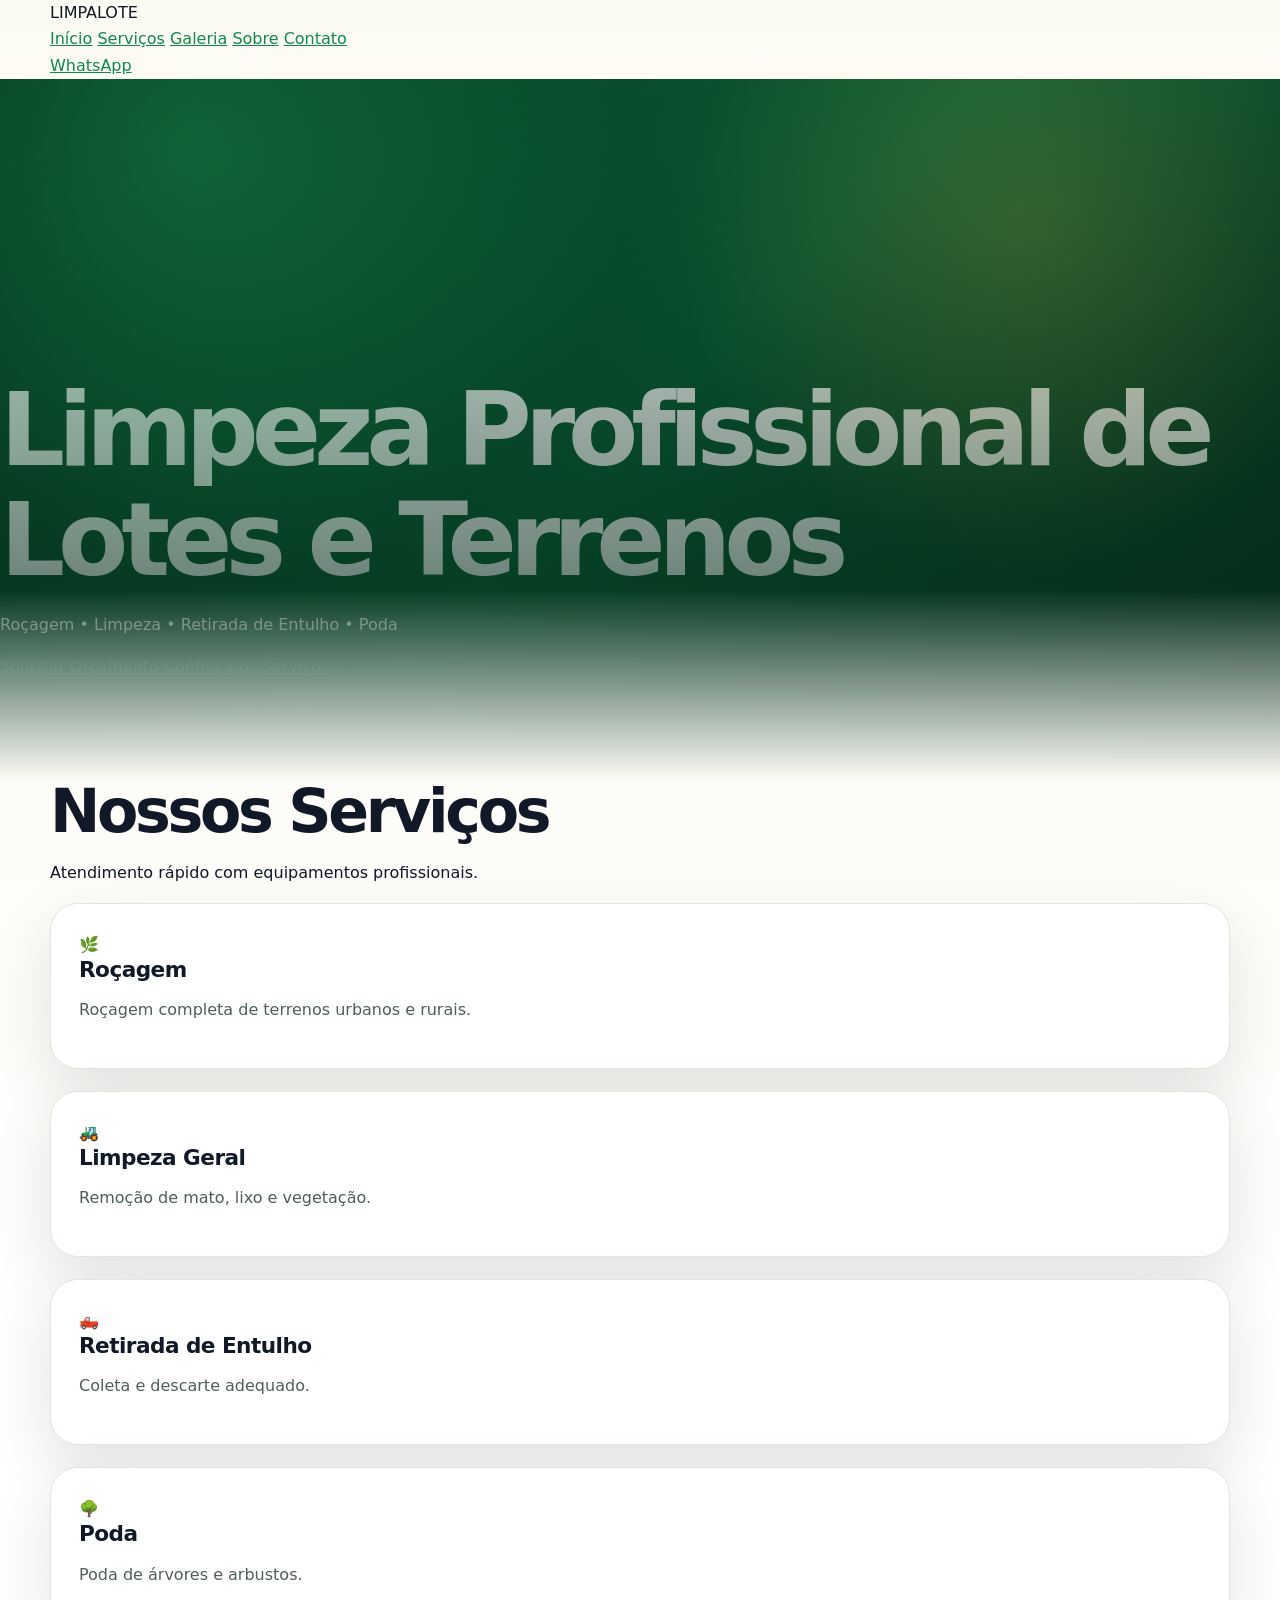
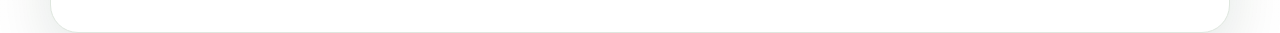
<file: index.htm>
<!DOCTYPE html>
<html lang="pt-BR">
<head>

<meta charset="UTF-8">
<meta name="viewport" content="width=device-width, initial-scale=1.0">

<title>Limpa Lote | Limpeza de Lotes e Terrenos</title>

<meta name="description" content="Limpeza profissional de lotes, terrenos, roçagem, retirada de entulho e poda. Solicite um orçamento pelo WhatsApp.">

<link rel="stylesheet" href="assets/css/style.css">

<link rel="preconnect" href="https://fonts.googleapis.com">
<link rel="preconnect" href="https://fonts.gstatic.com" crossorigin>

<link href="https://fonts.googleapis.com/css2?family=Poppins:wght@300;400;500;600;700&display=swap" rel="stylesheet">

</head>

<body>

<header>

<div class="container">

<div class="logo">

LIMPA<span>LOTE</span>

</div>

<nav>

<a href="#inicio">Início</a>

<a href="#servicos">Serviços</a>

<a href="#galeria">Galeria</a>

<a href="#sobre">Sobre</a>

<a href="#contato">Contato</a>

</nav>

<a class="btn-topo" href="https://wa.me/5500000000000">

WhatsApp

</a>

</div>

</header>

<section id="inicio" class="hero">

<div class="overlay"></div>

<div class="hero-content">

<h1>

Limpeza Profissional de Lotes e Terrenos

</h1>

<p>

Roçagem • Limpeza • Retirada de Entulho • Poda

</p>

<div class="hero-buttons">

<a class="btn-verde" href="https://wa.me/5500000000000">

Solicitar Orçamento

</a>

<a class="btn-branco" href="#servicos">

Conheça os Serviços

</a>

</div>

</div>

</section>

<section id="servicos">

<div class="container">

<h2>

Nossos Serviços

</h2>

<p class="subtitulo">

Atendimento rápido com equipamentos profissionais.

</p>

<div class="cards">

<div class="card">

<div class="icone">🌿</div>

<h3>Roçagem</h3>

<p>

Roçagem completa de terrenos urbanos e rurais.

</p>

</div>

<div class="card">

<div class="icone">🚜</div>

<h3>Limpeza Geral</h3>

<p>

Remoção de mato, lixo e vegetação.

</p>

</div>

<div class="card">

<div class="icone">🛻</div>

<h3>Retirada de Entulho</h3>

<p>

Coleta e descarte adequado.

</p>

</div>

<div class="card">

<div class="icone">🌳</div>

<h3>Poda</h3>

<p>

Poda de árvores e arbustos.

</p>

</div>

</div>

</div>

</section>
</file>
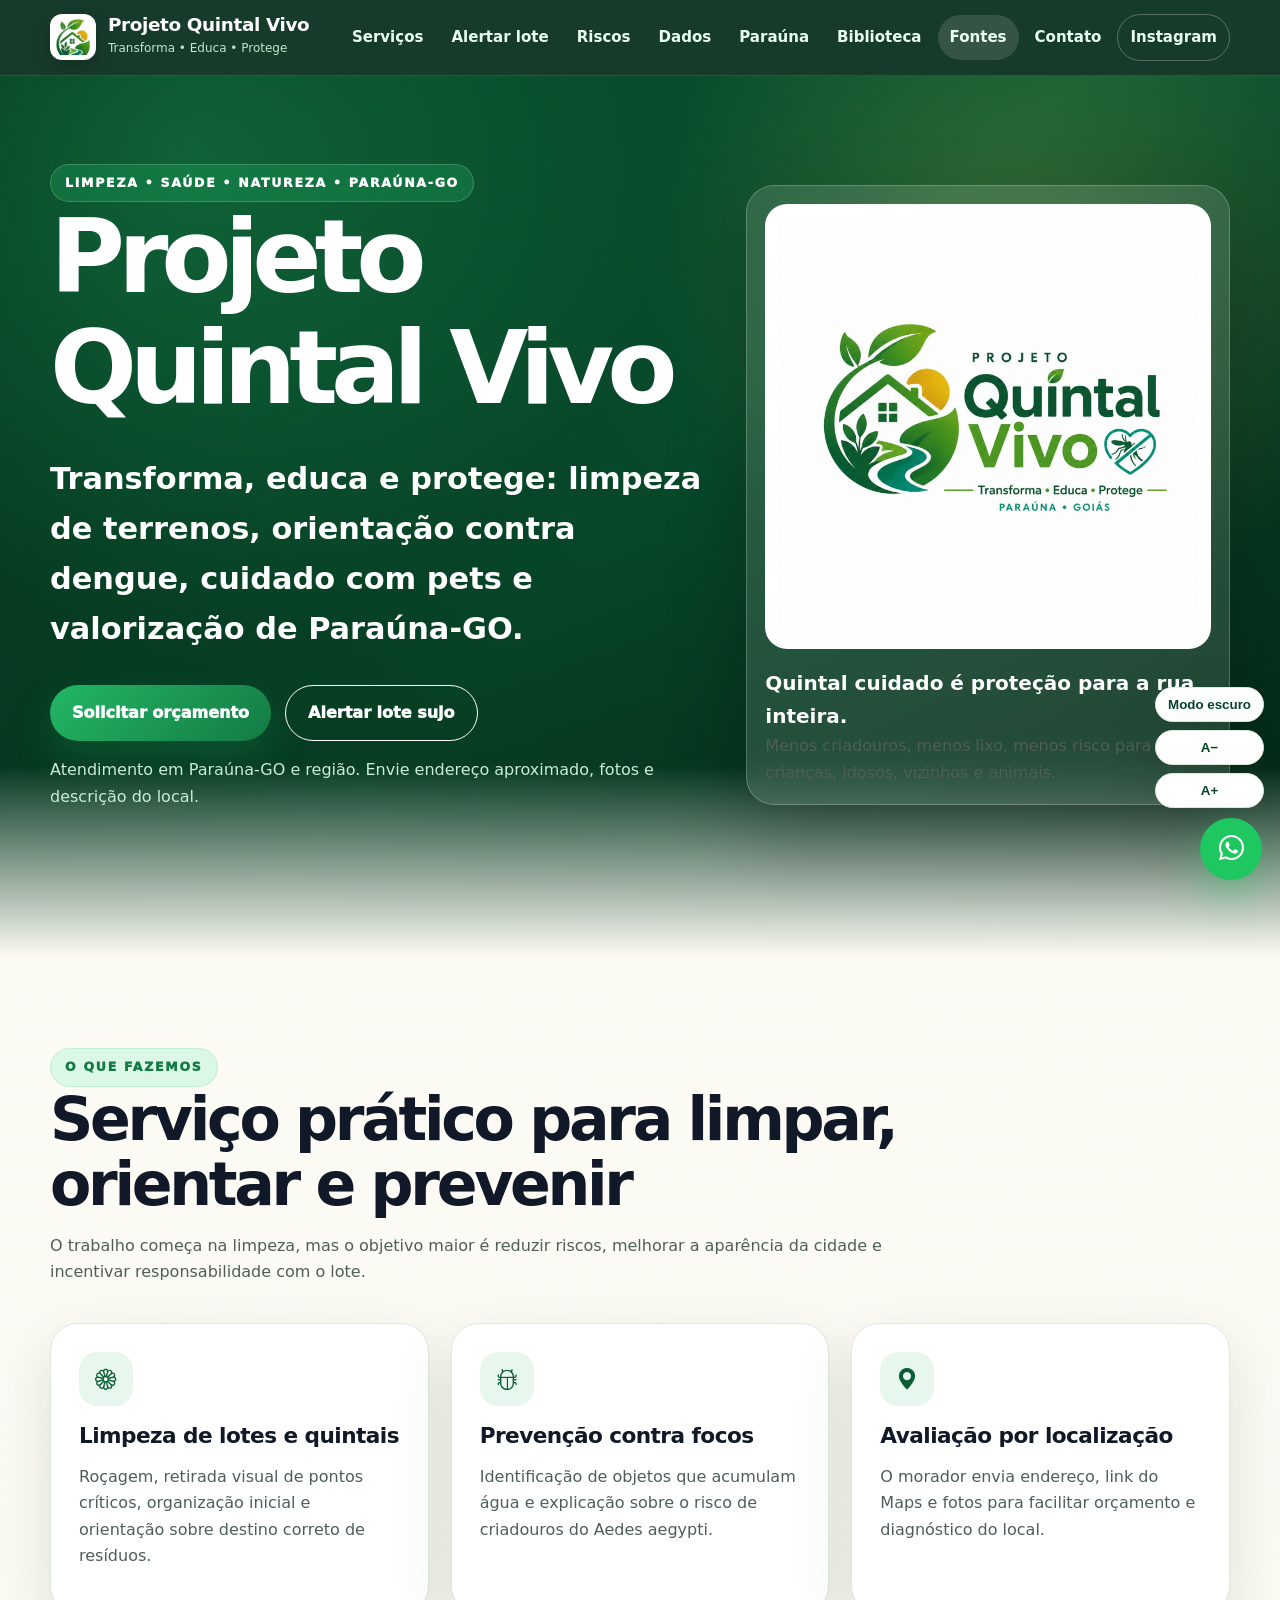
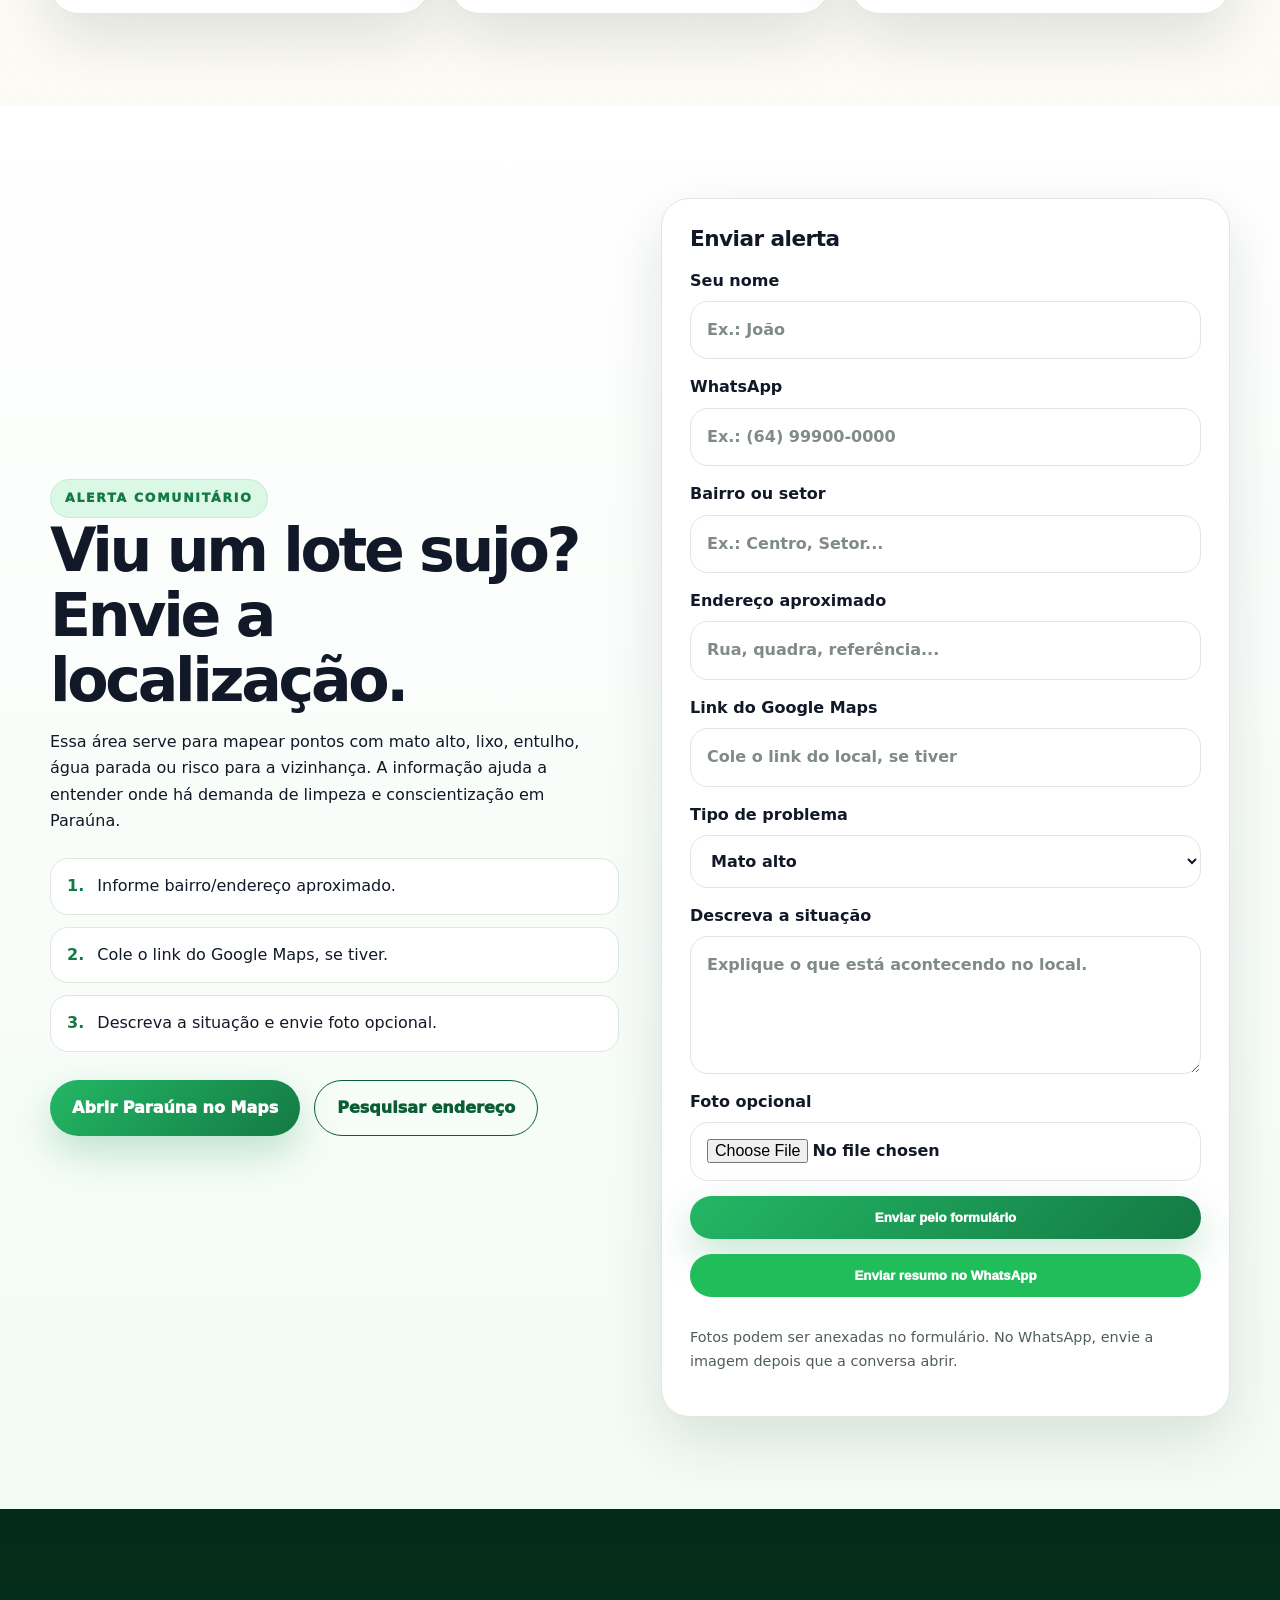
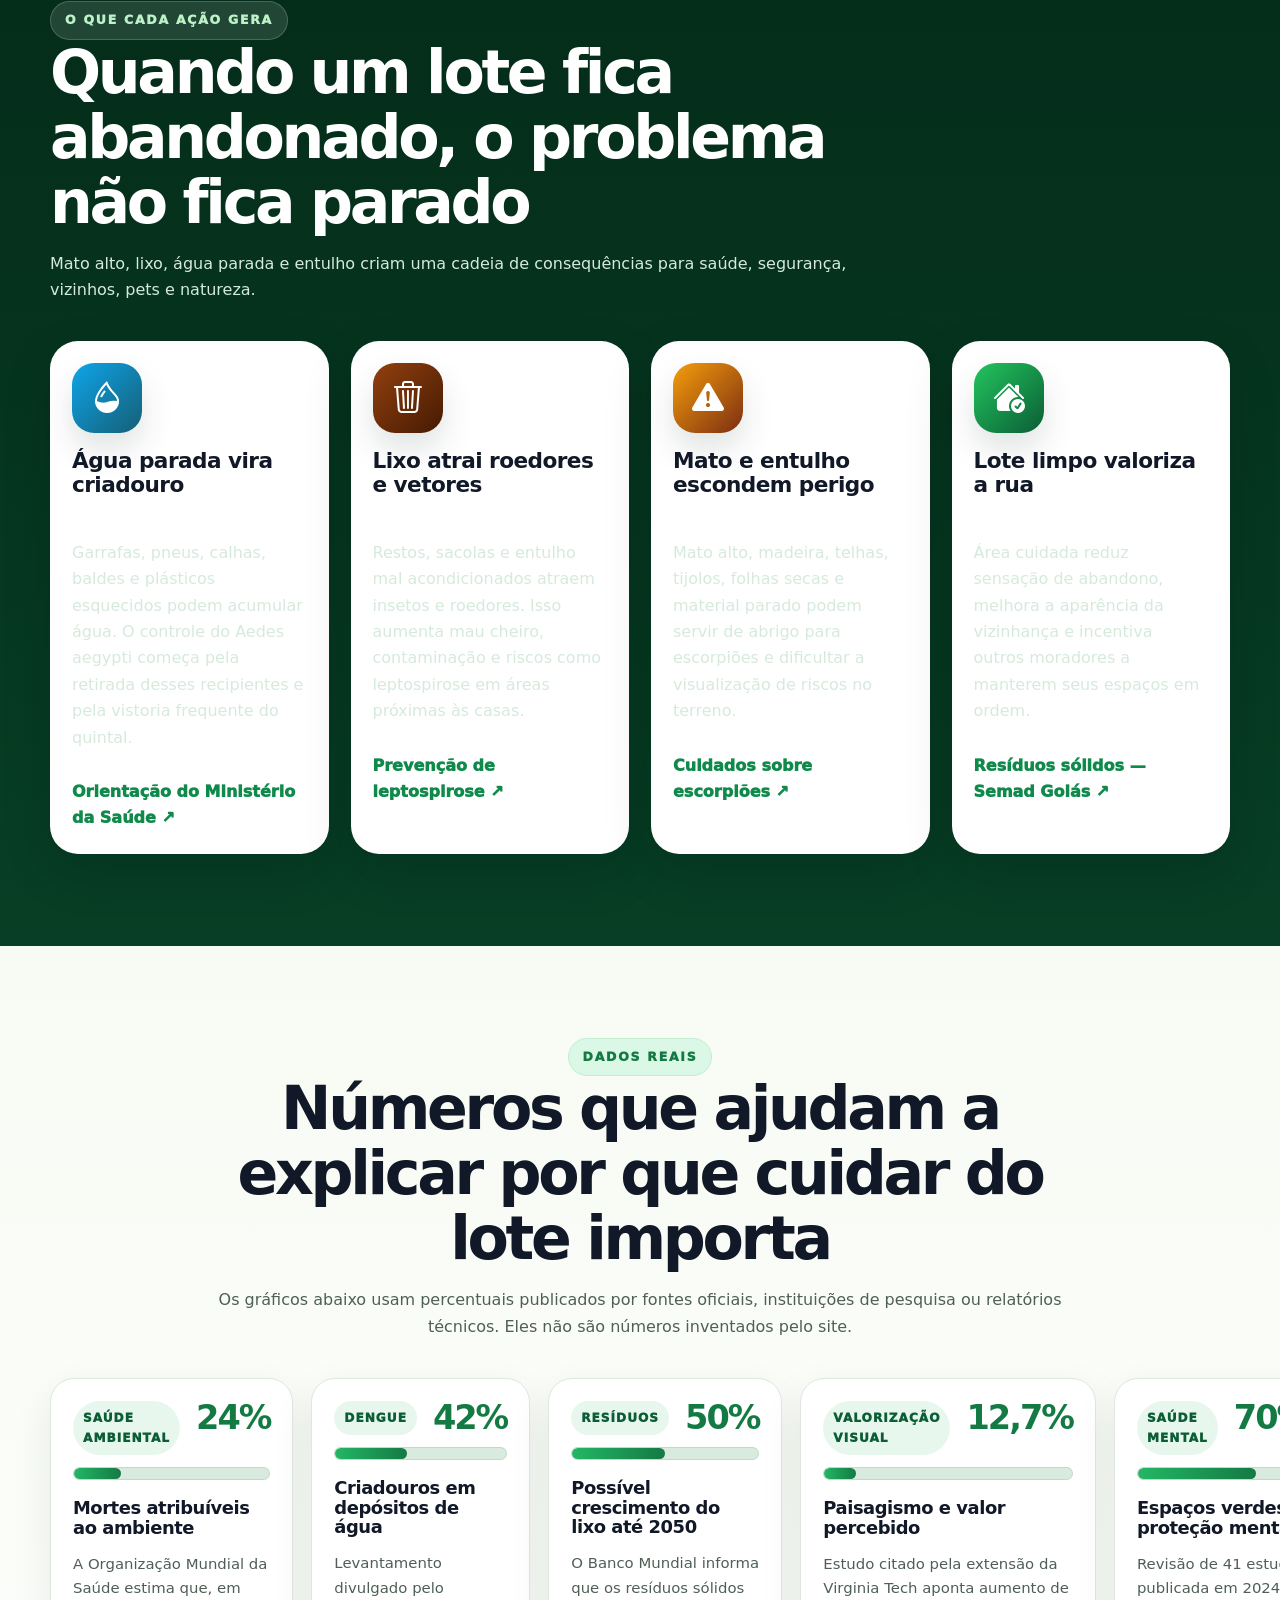
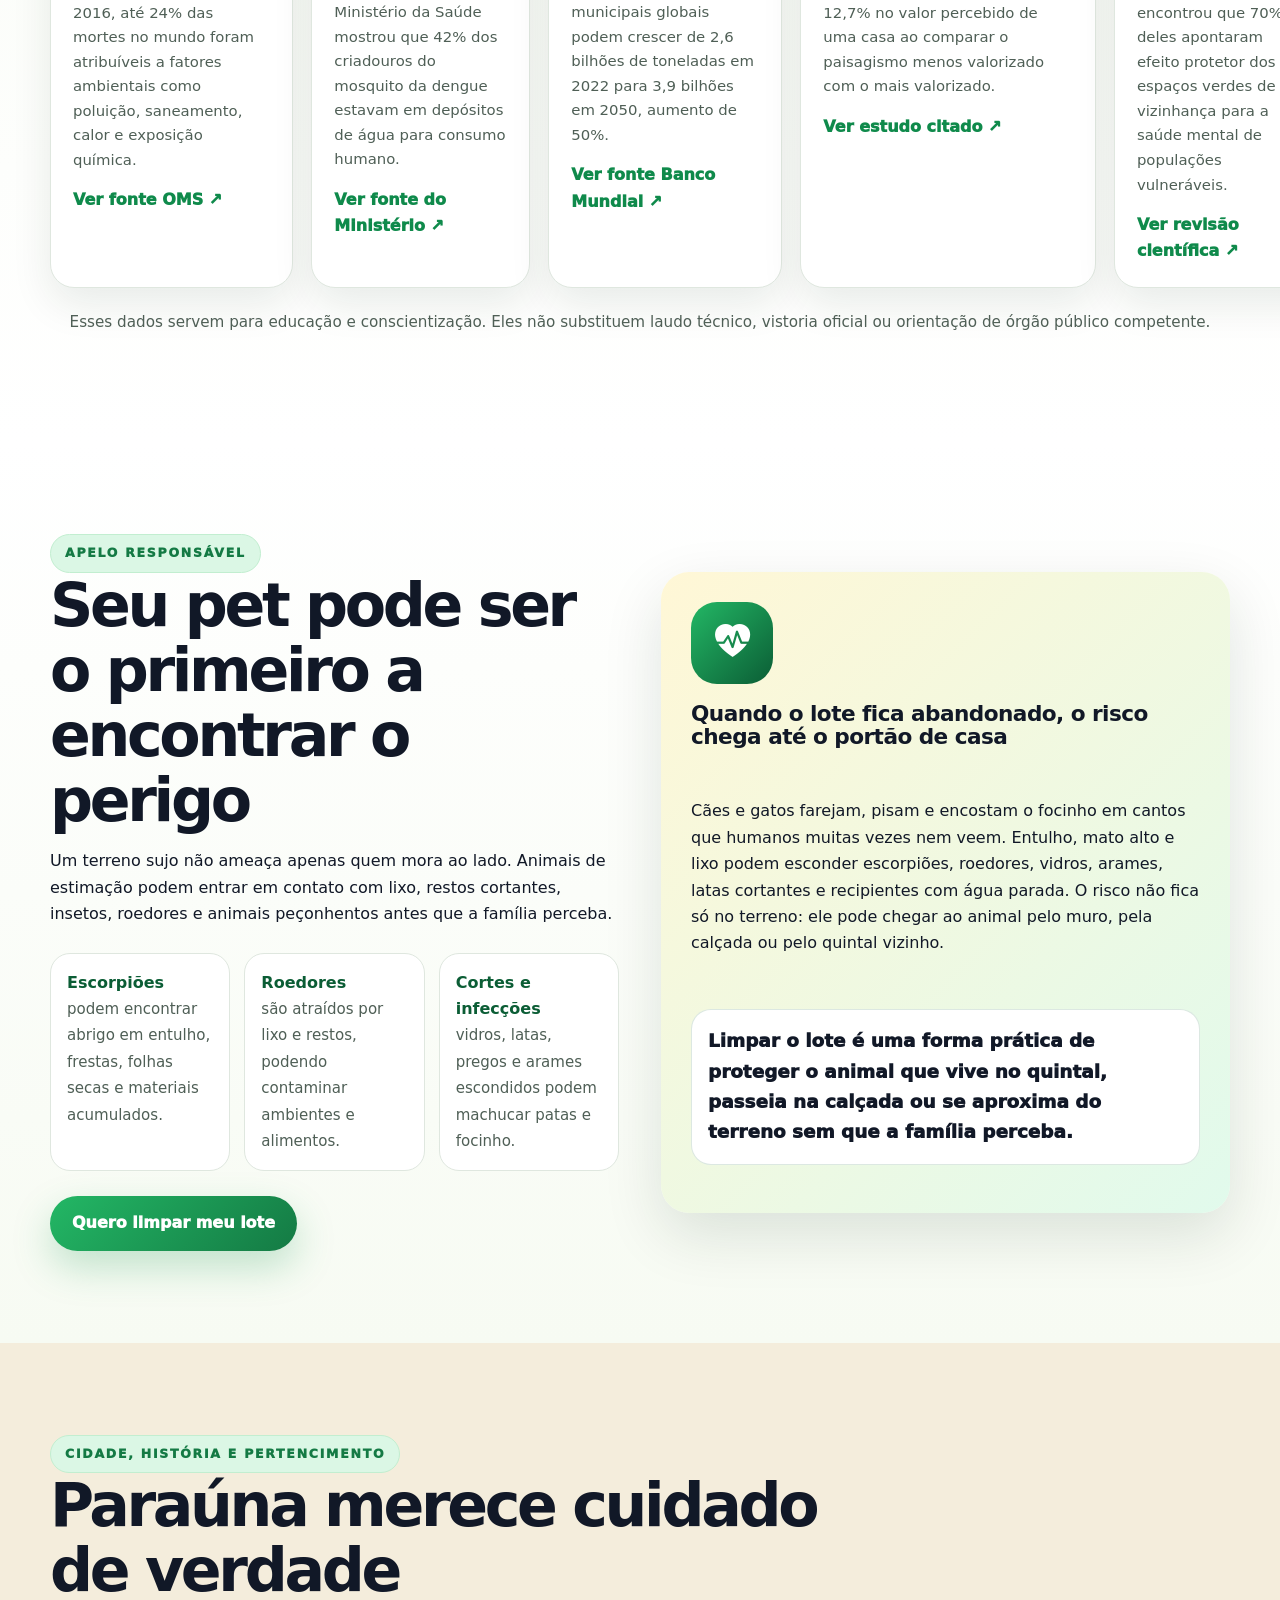
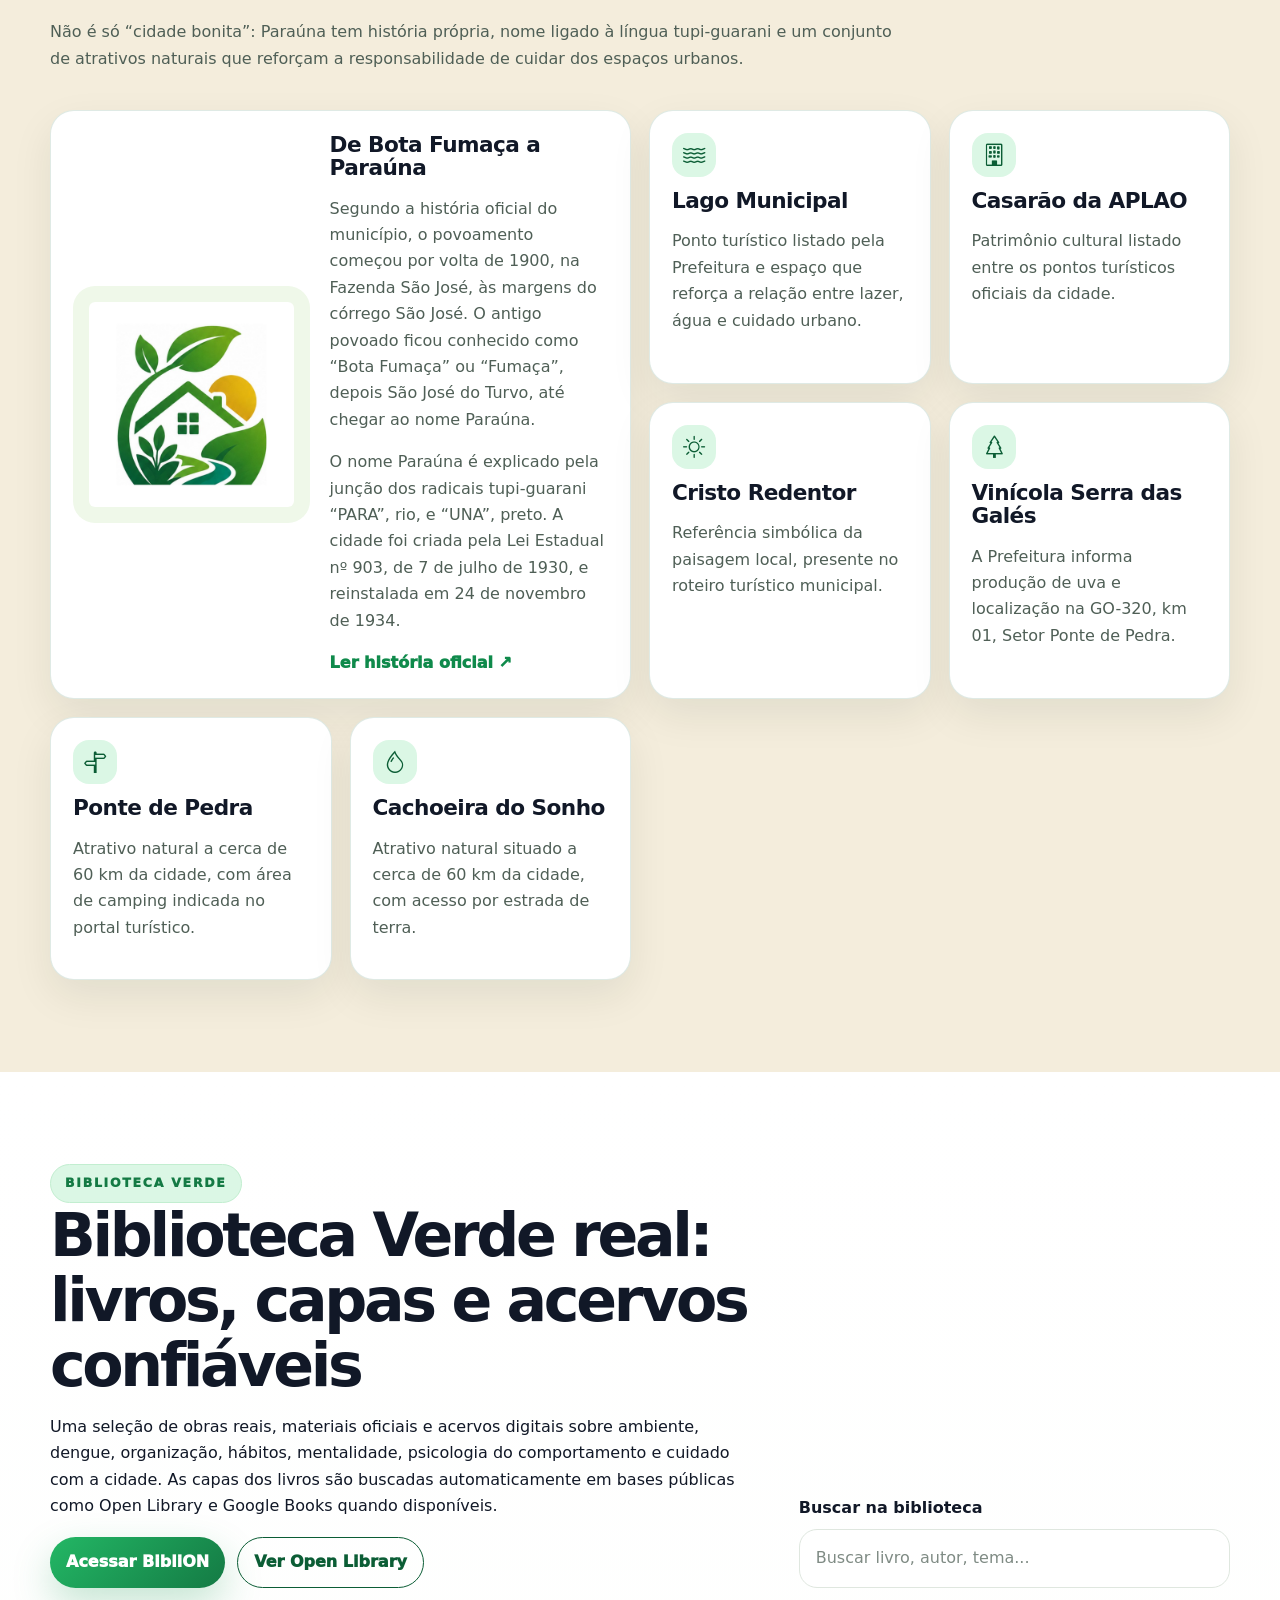
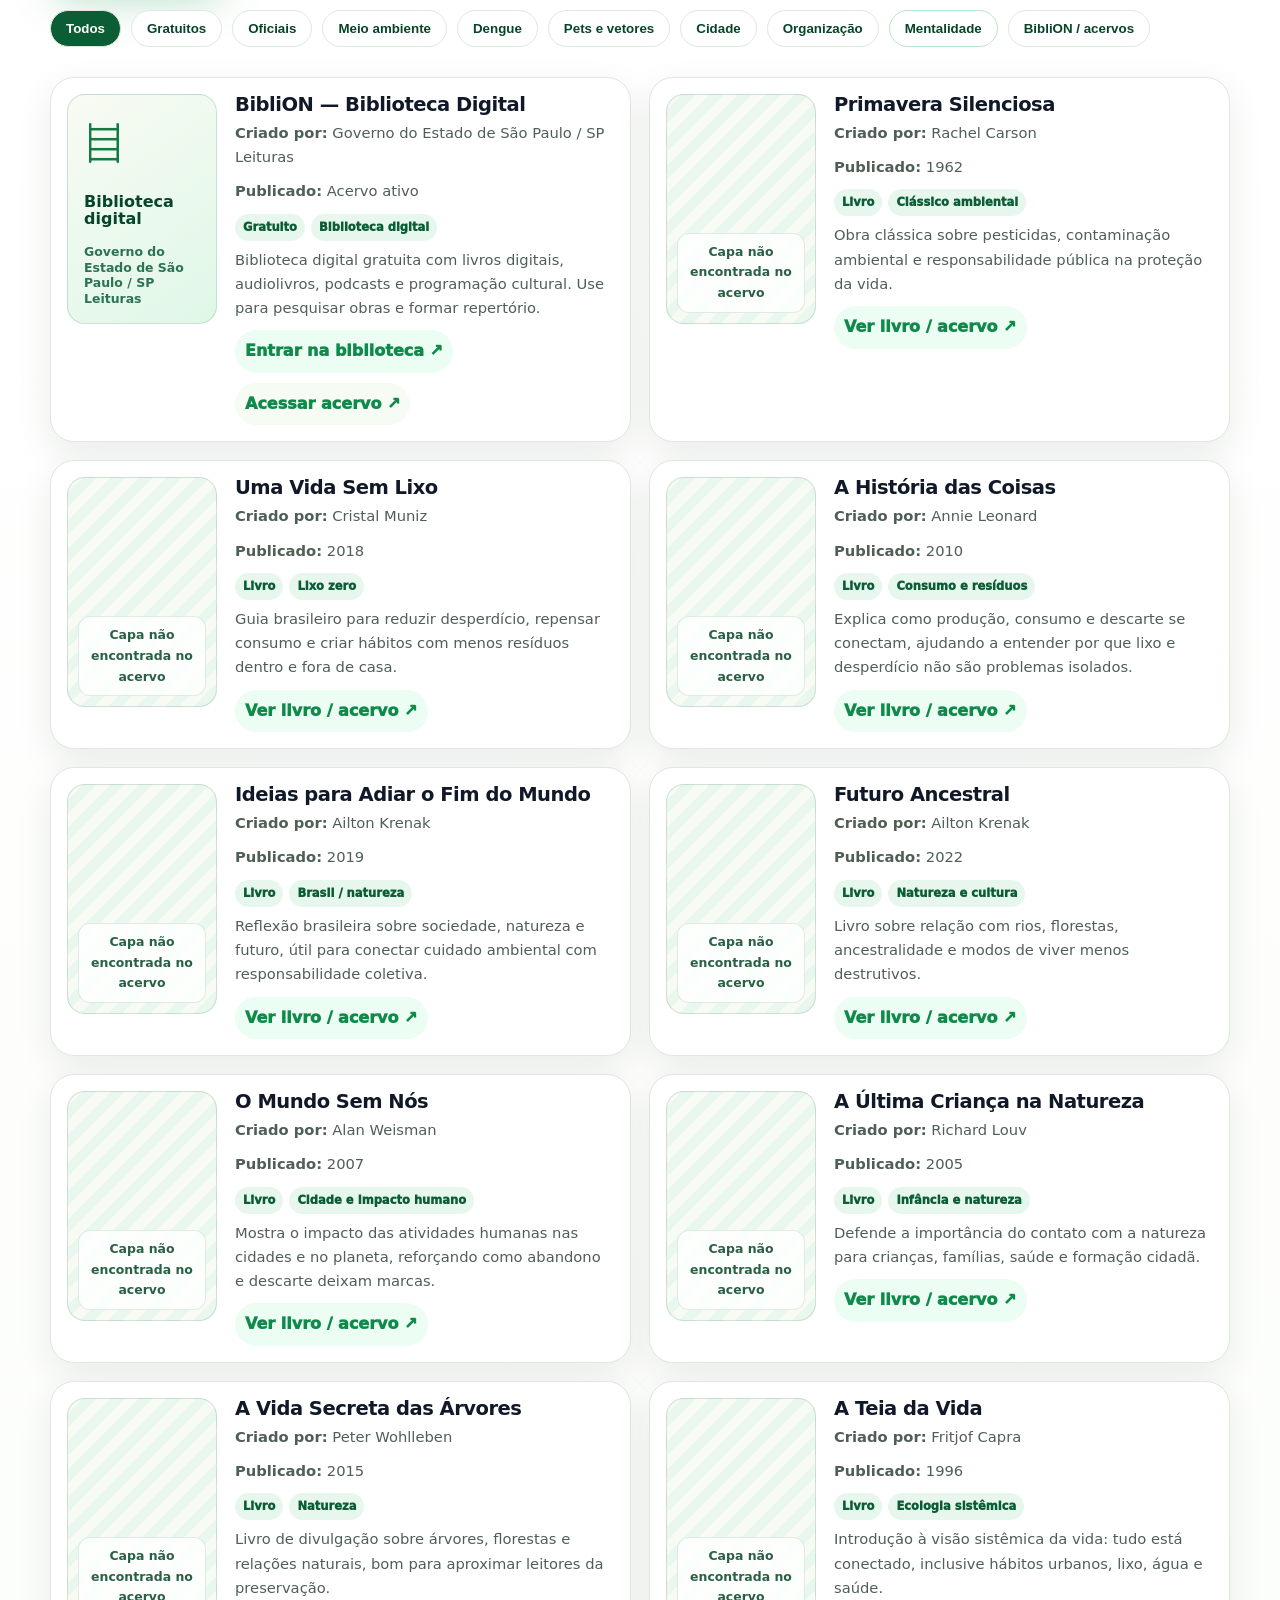
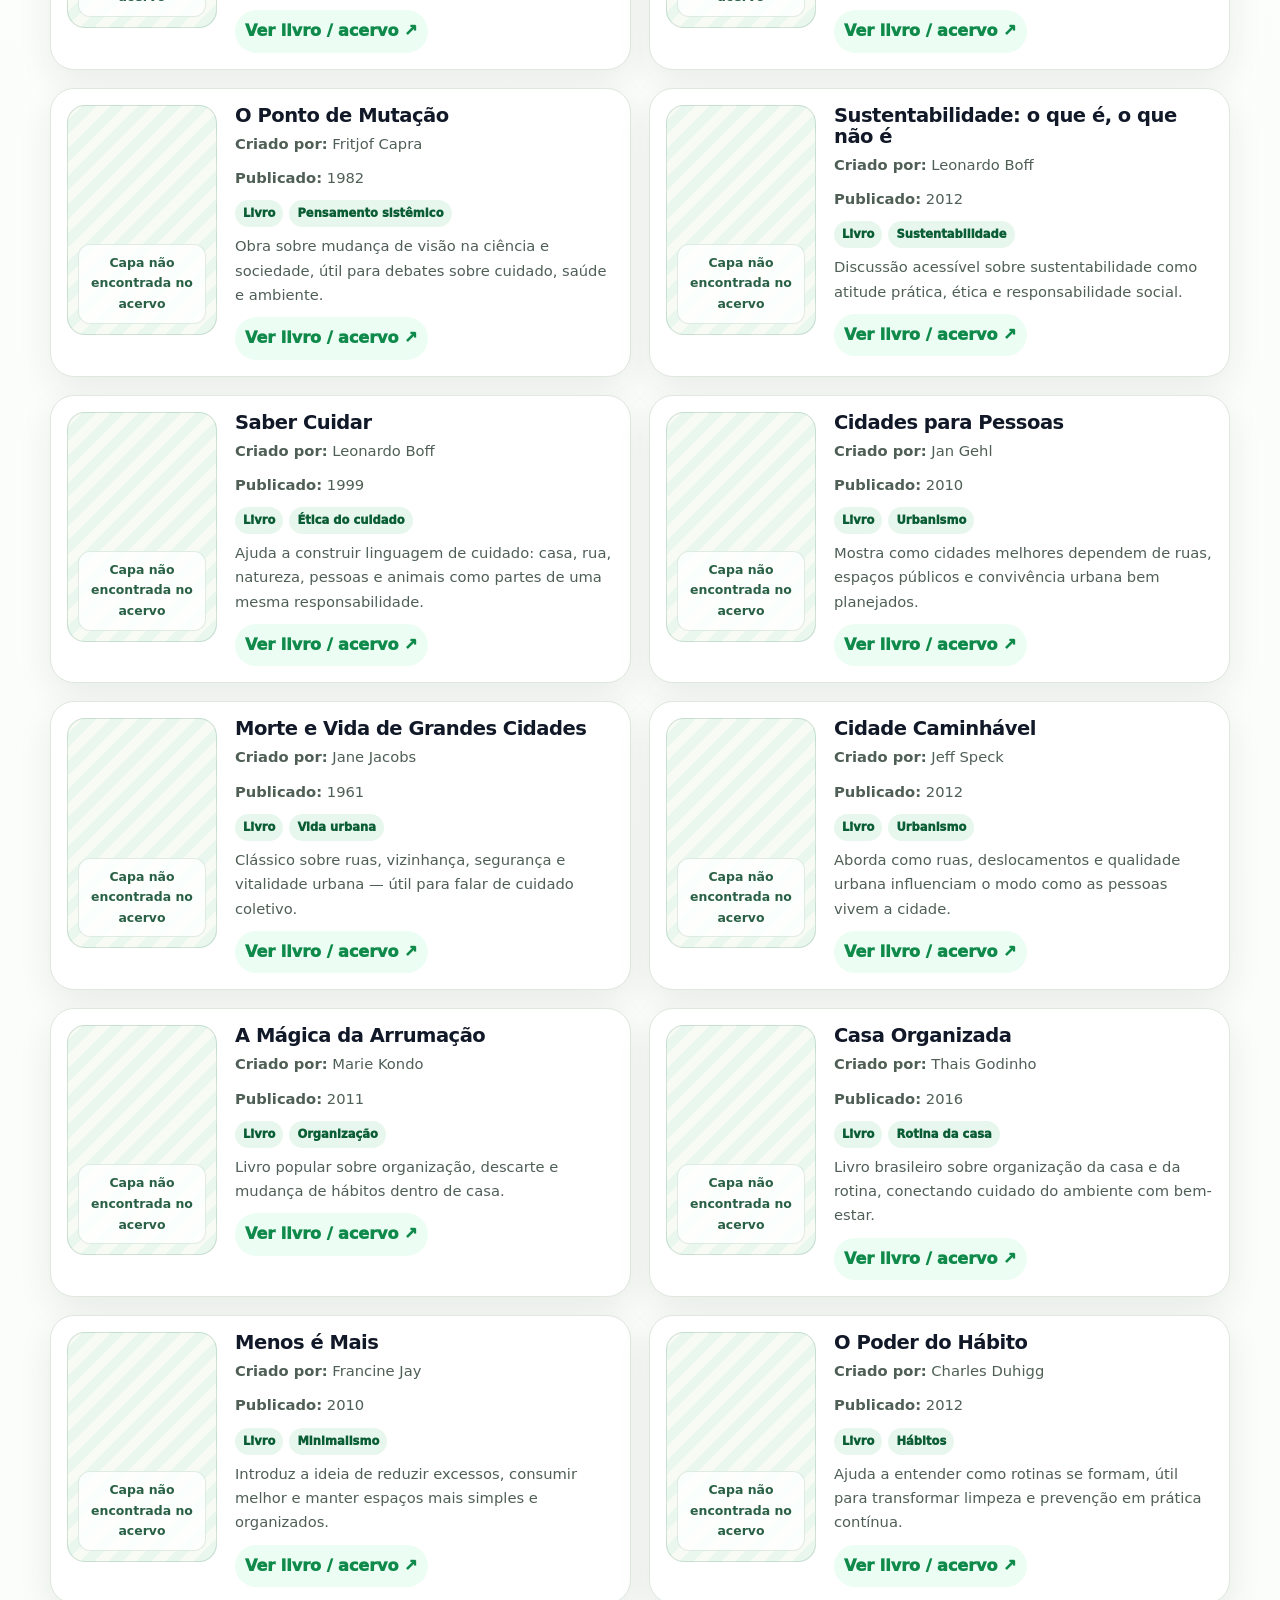
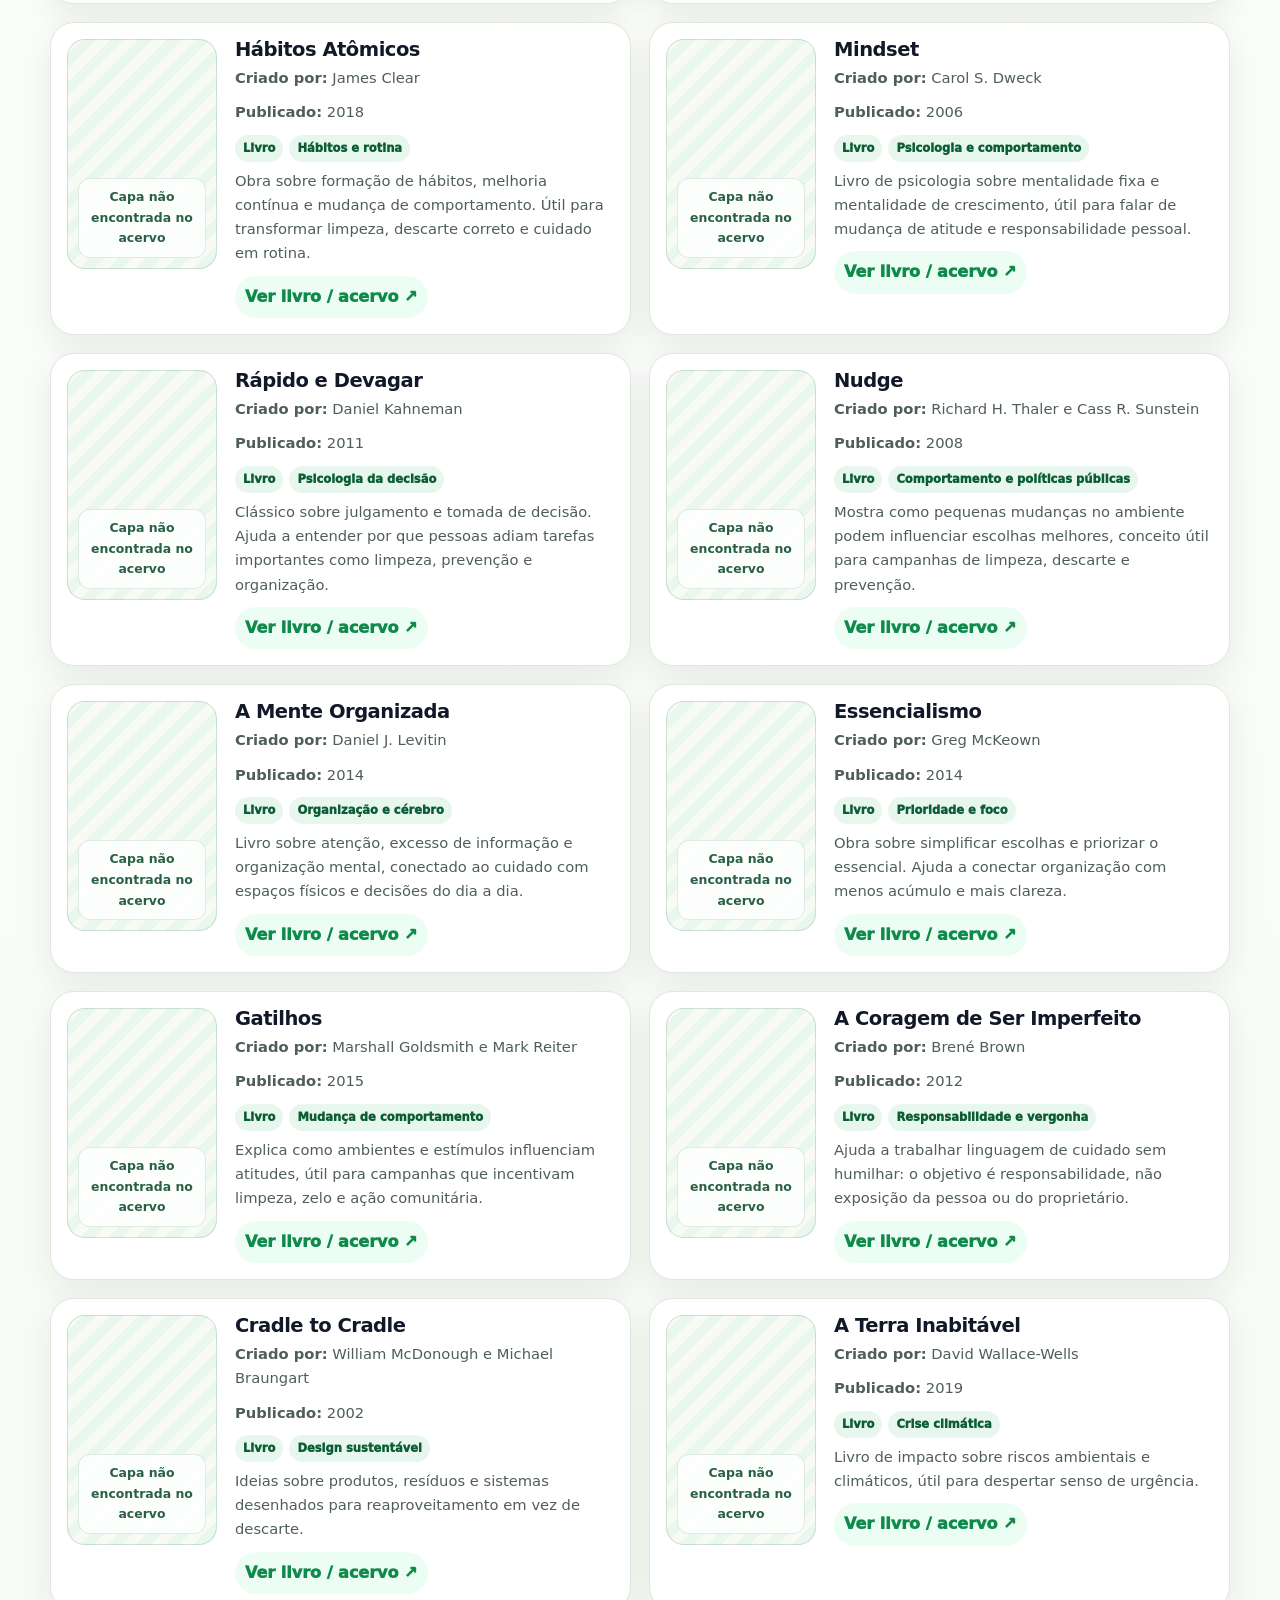
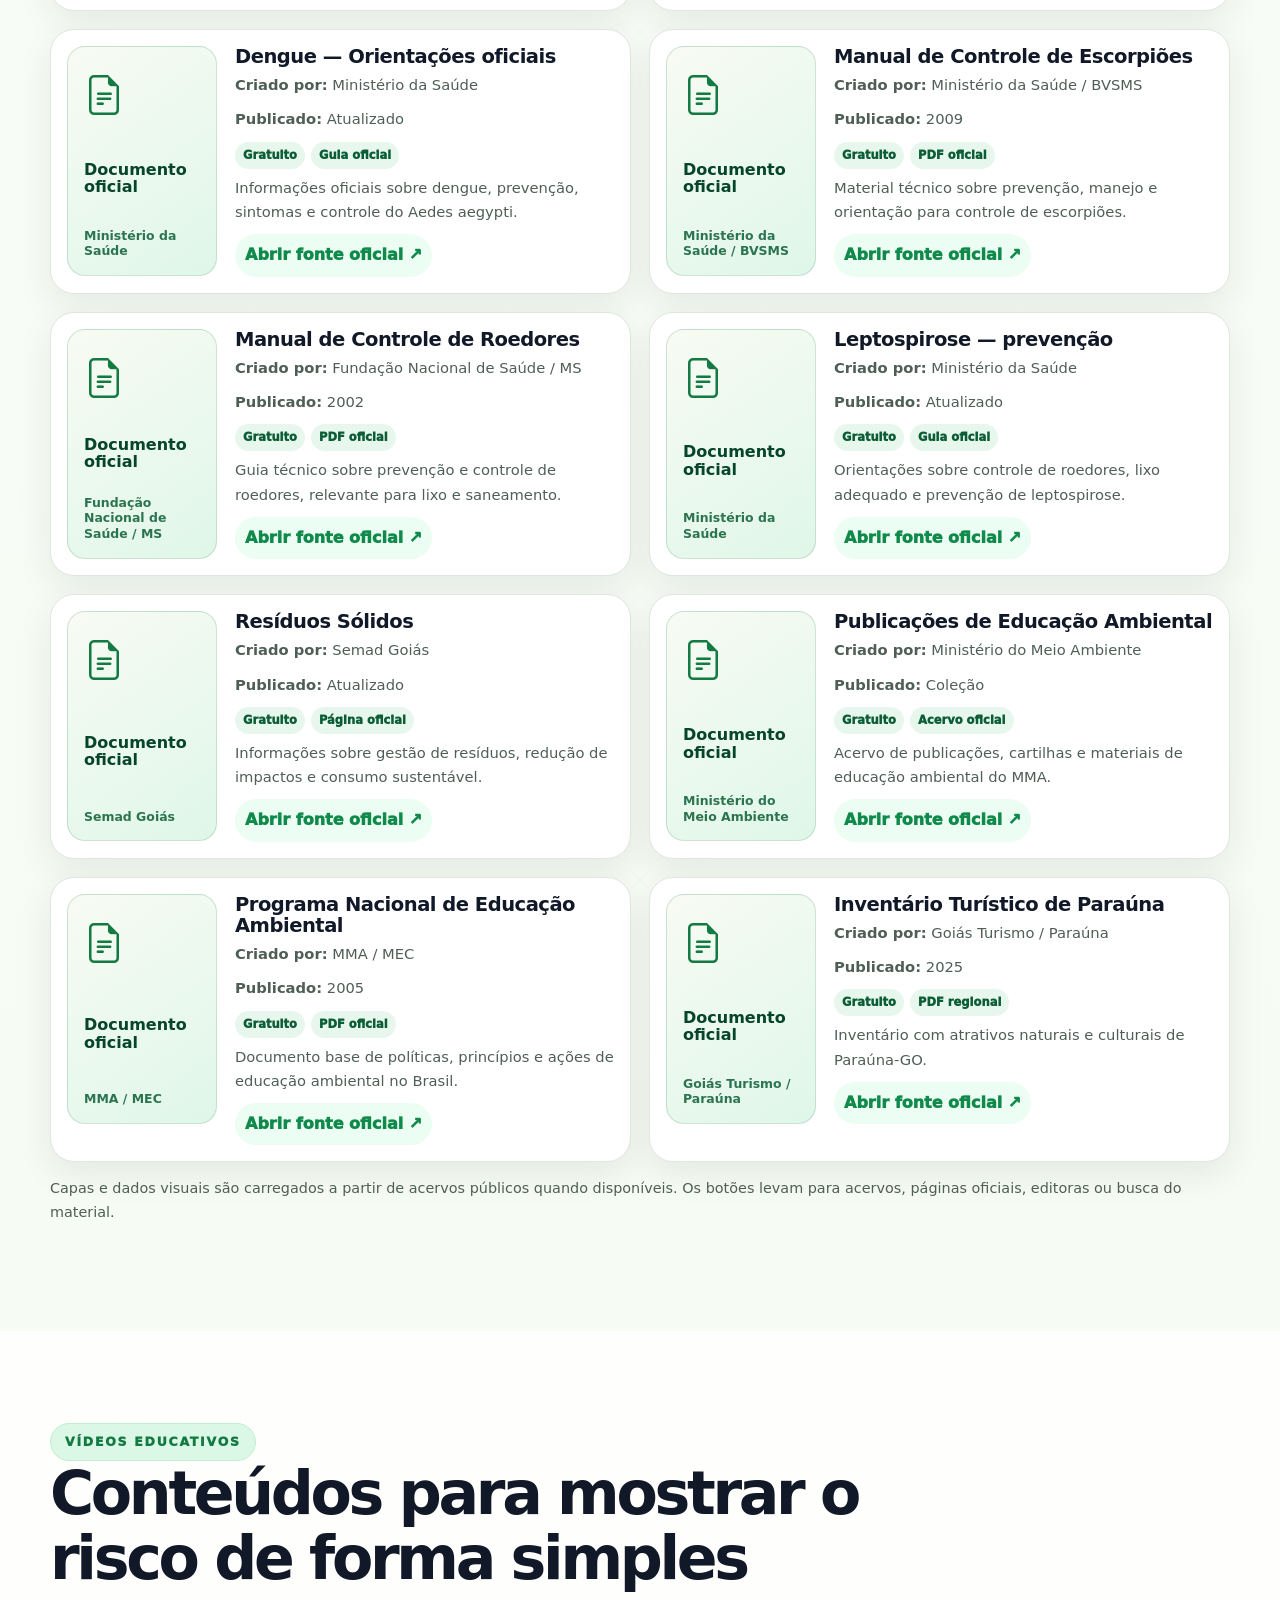
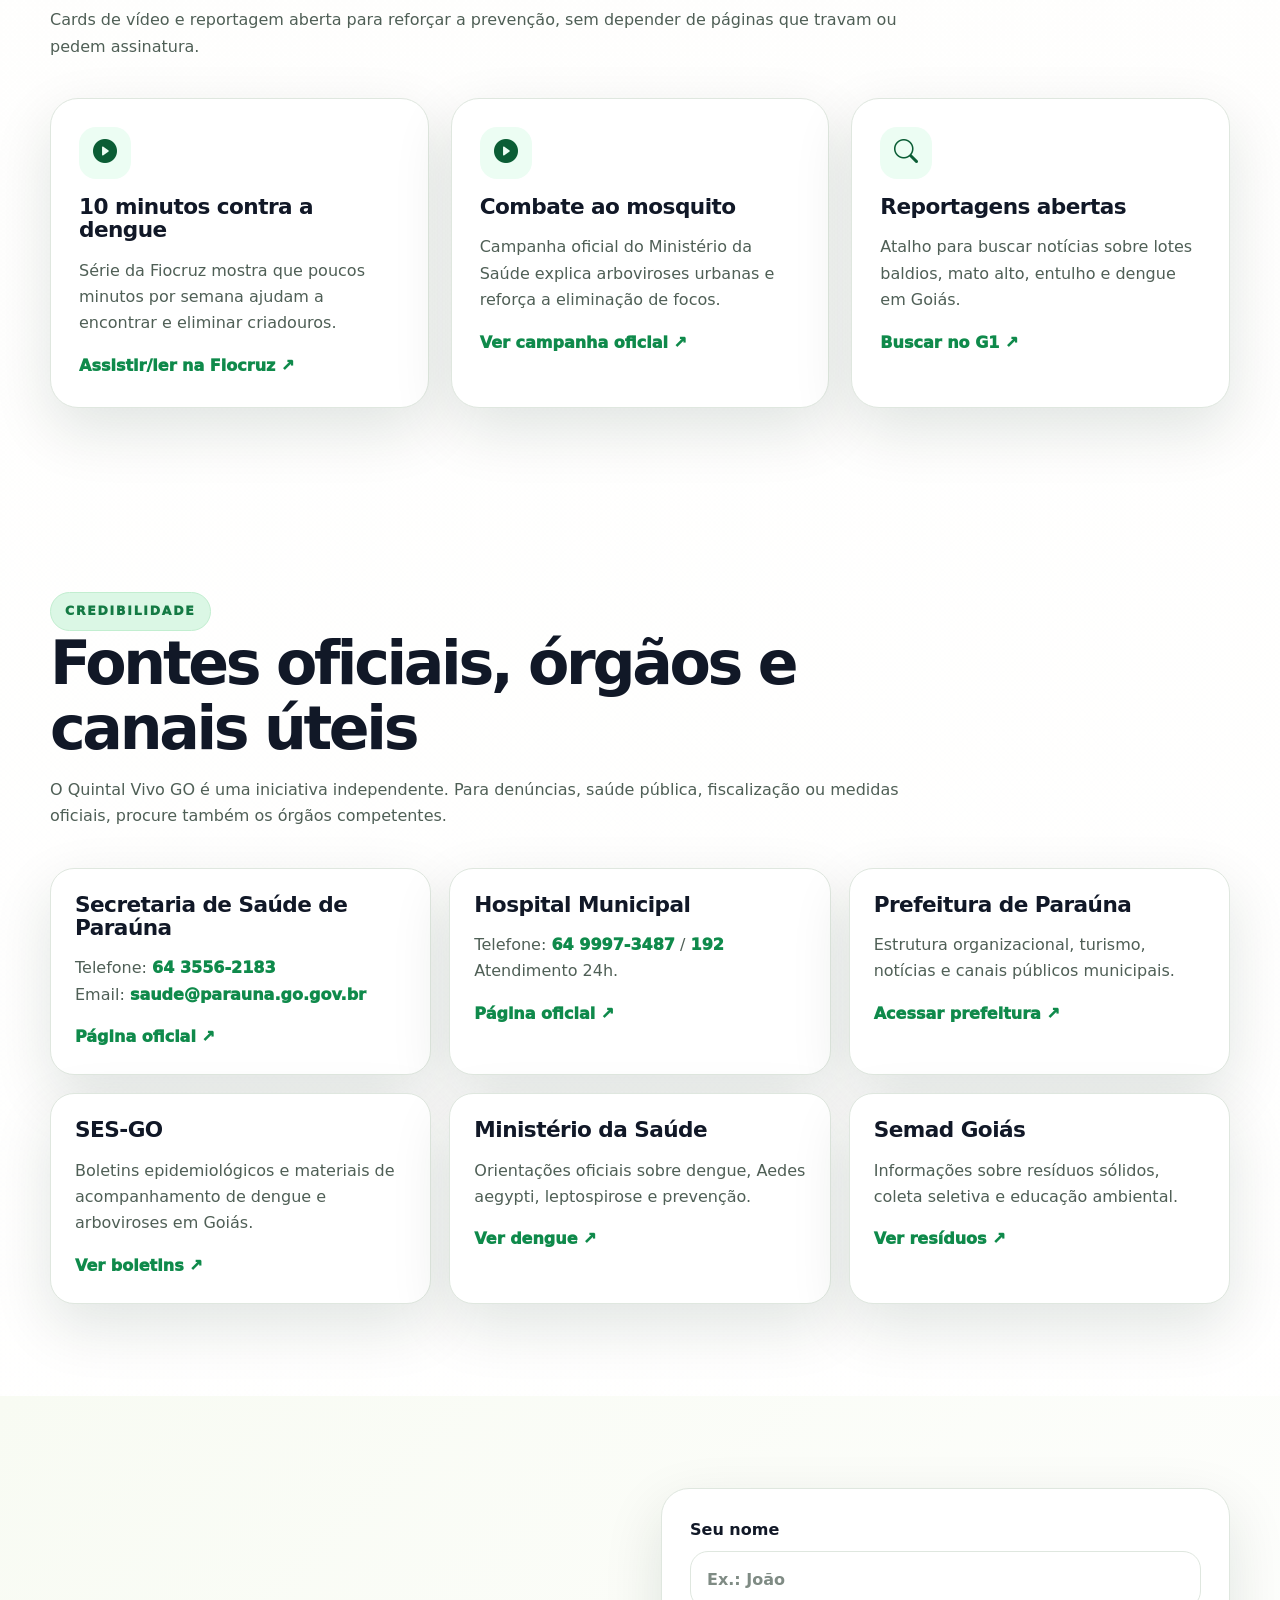
<file: index.html>
<!doctype html>
<html lang="pt-BR">
<head>
  <meta charset="utf-8">
  <meta name="viewport" content="width=device-width, initial-scale=1">
  <title>Projeto Quintal Vivo | Limpeza, saúde, natureza e conscientização em Paraúna-GO</title>
  <meta name="description" content="Projeto Quintal Vivo: limpeza de lotes e quintais, alerta de lote sujo, conscientização contra dengue, cuidado com pets, meio ambiente e Paraúna-GO.">
  <meta name="theme-color" content="#0b5d35">
  <meta property="og:title" content="Projeto Quintal Vivo">
  <meta property="og:description" content="Projeto Quintal Vivo: transforma, educa e protege com limpeza, conscientização ambiental e cuidado local em Paraúna-GO.">
  <meta property="og:image" content="/assets/img/og-quintal-vivo.png">
  <meta property="og:type" content="website">
  <link rel="icon" href="/assets/icons/favicon-32.png?v=1.3.2.1" type="image/png">
  <link rel="alternate icon" href="/assets/icons/favicon.ico?v=1.3.2.1">
  <link rel="apple-touch-icon" href="/assets/icons/apple-touch-icon.png?v=1.3.2.1">
  <link rel="manifest" href="/manifest.json">
  <link rel="stylesheet" href="https://cdn.jsdelivr.net/npm/bootstrap-icons@1.11.3/font/bootstrap-icons.min.css">
  <link rel="stylesheet" href="/assets/css/style.css">
</head>
<body>
  <a class="skip-link" href="#conteudo">Pular para o conteúdo</a>

  <header class="topbar" id="topo">
    <a class="brand" href="#inicio" aria-label="Ir para o início">
      <img src="/assets/img/logo-projeto-quintal-vivo-simbolo.png?v=1.3.2.1" alt="Símbolo Projeto Quintal Vivo" width="46" height="46">
      <span>
        <strong>Projeto Quintal Vivo</strong>
        <small>Transforma • Educa • Protege</small>
      </span>
    </a>
    <button class="nav-toggle" type="button" aria-label="Abrir menu" aria-controls="menu" aria-expanded="false">☰</button>
    <nav class="nav" id="menu" aria-label="Menu principal">
      <a href="#servicos">Serviços</a>
      <a href="#alertar">Alertar lote</a>
      <a href="#conscientizacao">Riscos</a>
      <a href="#indicadores">Dados</a>
      <a href="#parauna">Paraúna</a>
      <a href="#biblioteca">Biblioteca</a>
      <a href="#fontes">Fontes</a>
      <a href="#contato">Contato</a>
      <a class="nav-pill" href="/instagram" target="_blank" rel="noopener">Instagram</a>
    </nav>
  </header>

  <div class="reader-tools" aria-label="Ferramentas de leitura">
    <button type="button" id="themeToggle" aria-label="Alternar modo escuro">🌙 Modo escuro</button>
    <button type="button" id="fontMinus" aria-label="Reduzir texto">A−</button>
    <button type="button" id="fontPlus" aria-label="Aumentar texto">A+</button>
  </div>

  <main id="conteudo">
    <section class="hero" id="inicio">
      <div class="hero-overlay"></div>
      <div class="container hero-grid">
        <div class="hero-copy">
          <span class="eyebrow">Limpeza • Saúde • Natureza • Paraúna-GO</span>
          <h1>Projeto Quintal Vivo</h1>
          <p class="hero-lead">Transforma, educa e protege: limpeza de terrenos, orientação contra dengue, cuidado com pets e valorização de Paraúna-GO.</p>
          <div class="hero-actions">
            <a class="btn btn-primary" href="/whatsapp">Solicitar orçamento</a>
            <a class="btn btn-outline" href="#alertar">Alertar lote sujo</a>
          </div>
          <p class="microcopy">Atendimento em Paraúna-GO e região. Envie endereço aproximado, fotos e descrição do local.</p>
        </div>
        <aside class="hero-card" aria-label="Resumo do projeto">
          <img src="/assets/img/logo-projeto-quintal-vivo-oficial.jpg" alt="Marca oficial Projeto Quintal Vivo" loading="lazy">
          <div>
            <strong>Quintal cuidado é proteção para a rua inteira.</strong>
            <span>Menos criadouros, menos lixo, menos risco para crianças, idosos, vizinhos e animais.</span>
          </div>
        </aside>
      </div>
    </section>

    <section class="section services" id="servicos">
      <div class="container">
        <div class="section-heading">
          <span class="eyebrow">O que fazemos</span>
          <h2>Serviço prático para limpar, orientar e prevenir</h2>
          <p>O trabalho começa na limpeza, mas o objetivo maior é reduzir riscos, melhorar a aparência da cidade e incentivar responsabilidade com o lote.</p>
        </div>
        <div class="cards three">
          <article class="card service-card">
            <span class="icon-badge"><i class="bi bi-flower1" aria-hidden="true"></i></span>
            <h3>Limpeza de lotes e quintais</h3>
            <p>Roçagem, retirada visual de pontos críticos, organização inicial e orientação sobre destino correto de resíduos.</p>
          </article>
          <article class="card service-card">
            <span class="icon-badge"><i class="bi bi-bug" aria-hidden="true"></i></span>
            <h3>Prevenção contra focos</h3>
            <p>Identificação de objetos que acumulam água e explicação sobre o risco de criadouros do Aedes aegypti.</p>
          </article>
          <article class="card service-card">
            <span class="icon-badge"><i class="bi bi-geo-alt-fill" aria-hidden="true"></i></span>
            <h3>Avaliação por localização</h3>
            <p>O morador envia endereço, link do Maps e fotos para facilitar orçamento e diagnóstico do local.</p>
          </article>
        </div>
      </div>
    </section>

    <section class="section alert-section" id="alertar">
      <div class="container split-grid">
        <div>
          <span class="eyebrow">Alerta comunitário</span>
          <h2>Viu um lote sujo? Envie a localização.</h2>
          <p>Essa área serve para mapear pontos com mato alto, lixo, entulho, água parada ou risco para a vizinhança. A informação ajuda a entender onde há demanda de limpeza e conscientização em Paraúna.</p>
          <div class="info-list">
            <div><strong>1.</strong> Informe bairro/endereço aproximado.</div>
            <div><strong>2.</strong> Cole o link do Google Maps, se tiver.</div>
            <div><strong>3.</strong> Descreva a situação e envie foto opcional.</div>
          </div>
          <div class="map-actions">
            <a class="btn btn-primary" href="/maps" target="_blank" rel="noopener">Abrir Paraúna no Maps</a>
            <a class="btn btn-outline" href="https://www.google.com/maps/search/?api=1&query=Para%C3%BAna%2C%20GO" target="_blank" rel="noopener">Pesquisar endereço</a>
          </div>
        </div>
        <form class="card form-card" name="alerta-lote-sujo" method="POST" action="/obrigado.html" data-netlify="true" data-netlify-honeypot="bot-field" enctype="multipart/form-data" id="alertForm">
          <input type="hidden" name="form-name" value="alerta-lote-sujo">
          <p class="hidden"><label>Não preencha: <input name="bot-field"></label></p>
          <h3>Enviar alerta</h3>
          <label>Seu nome <input name="nome" id="alertNome" autocomplete="name" placeholder="Ex.: João"></label>
          <label>WhatsApp <input name="telefone" id="alertTelefone" inputmode="tel" placeholder="Ex.: (64) 99900-0000"></label>
          <label>Bairro ou setor <input name="bairro" id="alertBairro" placeholder="Ex.: Centro, Setor..." required></label>
          <label>Endereço aproximado <input name="endereco" id="alertEndereco" placeholder="Rua, quadra, referência..." required></label>
          <label>Link do Google Maps <input name="maps" id="alertMaps" placeholder="Cole o link do local, se tiver"></label>
          <label>Tipo de problema
            <select name="tipo" id="alertTipo">
              <option>Mato alto</option>
              <option>Lixo acumulado</option>
              <option>Entulho</option>
              <option>Água parada</option>
              <option>Animais peçonhentos</option>
              <option>Outro risco</option>
            </select>
          </label>
          <label>Descreva a situação <textarea name="descricao" id="alertDescricao" rows="4" placeholder="Explique o que está acontecendo no local."></textarea></label>
          <label>Foto opcional <input name="foto" type="file" accept="image/*"></label>
          <button class="btn btn-primary full" type="submit">Enviar pelo formulário</button>
          <button class="btn btn-whatsapp full" type="button" id="alertWhatsBtn">Enviar resumo no WhatsApp</button>
          <p class="form-note">Fotos podem ser anexadas no formulário. No WhatsApp, envie a imagem depois que a conversa abrir.</p>
        </form>
      </div>
    </section>

    <section class="section dark-section" id="conscientizacao">
      <div class="container">
        <div class="section-heading light">
          <span class="eyebrow">O que cada ação gera</span>
          <h2>Quando um lote fica abandonado, o problema não fica parado</h2>
          <p>Mato alto, lixo, água parada e entulho criam uma cadeia de consequências para saúde, segurança, vizinhos, pets e natureza.</p>
        </div>
        <div class="risk-grid">
          <article class="risk-card risk-card-pro">
            <div class="risk-icon blue"><i class="bi bi-droplet-half" aria-hidden="true"></i></div>
            <h3>Água parada vira criadouro</h3>
            <p>Garrafas, pneus, calhas, baldes e plásticos esquecidos podem acumular água. O controle do Aedes aegypti começa pela retirada desses recipientes e pela vistoria frequente do quintal.</p>
            <a href="https://www.gov.br/saude/pt-br/assuntos/saude-de-a-a-z/d/dengue" target="_blank" rel="noopener">Orientação do Ministério da Saúde ↗</a>
          </article>
          <article class="risk-card risk-card-pro">
            <div class="risk-icon brown"><i class="bi bi-trash3" aria-hidden="true"></i></div>
            <h3>Lixo atrai roedores e vetores</h3>
            <p>Restos, sacolas e entulho mal acondicionados atraem insetos e roedores. Isso aumenta mau cheiro, contaminação e riscos como leptospirose em áreas próximas às casas.</p>
            <a href="https://www.gov.br/saude/pt-br/assuntos/saude-de-a-a-z/l/leptospirose/prevencao" target="_blank" rel="noopener">Prevenção de leptospirose ↗</a>
          </article>
          <article class="risk-card risk-card-pro">
            <div class="risk-icon amber"><i class="bi bi-exclamation-triangle-fill" aria-hidden="true"></i></div>
            <h3>Mato e entulho escondem perigo</h3>
            <p>Mato alto, madeira, telhas, tijolos, folhas secas e material parado podem servir de abrigo para escorpiões e dificultar a visualização de riscos no terreno.</p>
            <a href="https://www.gov.br/saude/pt-br/assuntos/saude-com-ciencia/noticias/2024/setembro/esclarecimentos-e-cuidados-sobre-acidentes-com-escorpioes" target="_blank" rel="noopener">Cuidados sobre escorpiões ↗</a>
          </article>
          <article class="risk-card risk-card-pro">
            <div class="risk-icon green"><i class="bi bi-house-check-fill" aria-hidden="true"></i></div>
            <h3>Lote limpo valoriza a rua</h3>
            <p>Área cuidada reduz sensação de abandono, melhora a aparência da vizinhança e incentiva outros moradores a manterem seus espaços em ordem.</p>
            <a href="https://goias.gov.br/meioambiente/residuos-solidos/" target="_blank" rel="noopener">Resíduos sólidos — Semad Goiás ↗</a>
          </article>
        </div>
      </div>
    </section>

    <section class="section data-section" id="indicadores">
      <div class="container">
        <div class="section-heading center">
          <span class="eyebrow">Dados reais</span>
          <h2>Números que ajudam a explicar por que cuidar do lote importa</h2>
          <p>Os gráficos abaixo usam percentuais publicados por fontes oficiais, instituições de pesquisa ou relatórios técnicos. Eles não são números inventados pelo site.</p>
        </div>
        <div class="stats-grid">
          <article class="stat-card">
            <div class="stat-top"><span>Saúde ambiental</span><strong>24%</strong></div>
            <div class="bar-track" aria-hidden="true"><span style="width:24%"></span></div>
            <h3>Mortes atribuíveis ao ambiente</h3>
            <p>A Organização Mundial da Saúde estima que, em 2016, até 24% das mortes no mundo foram atribuíveis a fatores ambientais como poluição, saneamento, calor e exposição química.</p>
            <a href="https://www.who.int/activities/environmental-health-impacts" target="_blank" rel="noopener">Ver fonte OMS ↗</a>
          </article>
          <article class="stat-card">
            <div class="stat-top"><span>Dengue</span><strong>42%</strong></div>
            <div class="bar-track" aria-hidden="true"><span style="width:42%"></span></div>
            <h3>Criadouros em depósitos de água</h3>
            <p>Levantamento divulgado pelo Ministério da Saúde mostrou que 42% dos criadouros do mosquito da dengue estavam em depósitos de água para consumo humano.</p>
            <a href="https://www.gov.br/saude/pt-br/assuntos/noticias/2022/maio/42-dos-criadouros-do-mosquito-da-dengue-estao-em-depositos-de-agua-para-consumo-humano" target="_blank" rel="noopener">Ver fonte do Ministério ↗</a>
          </article>
          <article class="stat-card">
            <div class="stat-top"><span>Resíduos</span><strong>50%</strong></div>
            <div class="bar-track" aria-hidden="true"><span style="width:50%"></span></div>
            <h3>Possível crescimento do lixo até 2050</h3>
            <p>O Banco Mundial informa que os resíduos sólidos municipais globais podem crescer de 2,6 bilhões de toneladas em 2022 para 3,9 bilhões em 2050, aumento de 50%.</p>
            <a href="https://blogs.worldbank.org/en/sustainablecities/what-a-waste-3-charts" target="_blank" rel="noopener">Ver fonte Banco Mundial ↗</a>
          </article>
          <article class="stat-card">
            <div class="stat-top"><span>Valorização visual</span><strong>12,7%</strong></div>
            <div class="bar-track" aria-hidden="true"><span style="width:12.7%"></span></div>
            <h3>Paisagismo e valor percebido</h3>
            <p>Estudo citado pela extensão da Virginia Tech aponta aumento de 12,7% no valor percebido de uma casa ao comparar o paisagismo menos valorizado com o mais valorizado.</p>
            <a href="https://pubs.ext.vt.edu/426/426-087/426-087.html" target="_blank" rel="noopener">Ver estudo citado ↗</a>
          </article>
          <article class="stat-card">
            <div class="stat-top"><span>Saúde mental</span><strong>70%</strong></div>
            <div class="bar-track" aria-hidden="true"><span style="width:70%"></span></div>
            <h3>Espaços verdes e proteção mental</h3>
            <p>Revisão de 41 estudos publicada em 2024 encontrou que 70% deles apontaram efeito protetor dos espaços verdes de vizinhança para a saúde mental de populações vulneráveis.</p>
            <a href="https://www.nature.com/articles/s41599-024-02970-1" target="_blank" rel="noopener">Ver revisão científica ↗</a>
          </article>
        </div>
        <p class="data-note">Esses dados servem para educação e conscientização. Eles não substituem laudo técnico, vistoria oficial ou orientação de órgão público competente.</p>
      </div>
    </section>

    <section class="section pets-section" id="pets">
      <div class="container split-grid reverse">
        <div class="pet-panel pet-warning">
          <div class="pet-warning-icon"><i class="bi bi-heart-pulse-fill" aria-hidden="true"></i></div>
          <h3>Quando o lote fica abandonado, o risco chega até o portão de casa</h3>
          <p>Cães e gatos farejam, pisam e encostam o focinho em cantos que humanos muitas vezes nem veem. Entulho, mato alto e lixo podem esconder escorpiões, roedores, vidros, arames, latas cortantes e recipientes com água parada. O risco não fica só no terreno: ele pode chegar ao animal pelo muro, pela calçada ou pelo quintal vizinho.</p>
          <p class="pet-callout">Limpar o lote é uma forma prática de proteger o animal que vive no quintal, passeia na calçada ou se aproxima do terreno sem que a família perceba.</p>
        </div>
        <div>
          <span class="eyebrow">Apelo responsável</span>
          <h2>Seu pet pode ser o primeiro a encontrar o perigo</h2>
          <p>Um terreno sujo não ameaça apenas quem mora ao lado. Animais de estimação podem entrar em contato com lixo, restos cortantes, insetos, roedores e animais peçonhentos antes que a família perceba.</p>
          <div class="mini-cards">
            <div><strong>Escorpiões</strong><span>podem encontrar abrigo em entulho, frestas, folhas secas e materiais acumulados.</span></div>
            <div><strong>Roedores</strong><span>são atraídos por lixo e restos, podendo contaminar ambientes e alimentos.</span></div>
            <div><strong>Cortes e infecções</strong><span>vidros, latas, pregos e arames escondidos podem machucar patas e focinho.</span></div>
          </div>
          <a class="btn btn-primary" href="#contato">Quero limpar meu lote</a>
        </div>
      </div>
    </section>

    <section class="section parauna" id="parauna">
      <div class="container">
        <div class="section-heading">
          <span class="eyebrow">Cidade, história e pertencimento</span>
          <h2>Paraúna merece cuidado de verdade</h2>
          <p>Não é só “cidade bonita”: Paraúna tem história própria, nome ligado à língua tupi-guarani e um conjunto de atrativos naturais que reforçam a responsabilidade de cuidar dos espaços urbanos.</p>
        </div>
        <div class="tourism-grid">
          <article class="tour-card featured history-card">
            <img src="/assets/img/logo-projeto-quintal-vivo-simbolo.png?v=1.3.2.1" alt="Símbolo do Projeto Quintal Vivo em referência a Paraúna">
            <div>
              <h3>De Bota Fumaça a Paraúna</h3>
              <p>Segundo a história oficial do município, o povoamento começou por volta de 1900, na Fazenda São José, às margens do córrego São José. O antigo povoado ficou conhecido como “Bota Fumaça” ou “Fumaça”, depois São José do Turvo, até chegar ao nome Paraúna.</p>
              <p>O nome Paraúna é explicado pela junção dos radicais tupi-guarani “PARA”, rio, e “UNA”, preto. A cidade foi criada pela Lei Estadual nº 903, de 7 de julho de 1930, e reinstalada em 24 de novembro de 1934.</p>
              <a href="https://www.parauna.go.gov.br/pagina/150-historia-da-cidade" target="_blank" rel="noopener">Ler história oficial ↗</a>
            </div>
          </article>
          <article class="tour-card"><i class="bi bi-water"></i><h3>Lago Municipal</h3><p>Ponto turístico listado pela Prefeitura e espaço que reforça a relação entre lazer, água e cuidado urbano.</p></article>
          <article class="tour-card"><i class="bi bi-building"></i><h3>Casarão da APLAO</h3><p>Patrimônio cultural listado entre os pontos turísticos oficiais da cidade.</p></article>
          <article class="tour-card"><i class="bi bi-brightness-high"></i><h3>Cristo Redentor</h3><p>Referência simbólica da paisagem local, presente no roteiro turístico municipal.</p></article>
          <article class="tour-card"><i class="bi bi-tree"></i><h3>Vinícola Serra das Galés</h3><p>A Prefeitura informa produção de uva e localização na GO-320, km 01, Setor Ponte de Pedra.</p></article>
          <article class="tour-card"><i class="bi bi-signpost-split"></i><h3>Ponte de Pedra</h3><p>Atrativo natural a cerca de 60 km da cidade, com área de camping indicada no portal turístico.</p></article>
          <article class="tour-card"><i class="bi bi-droplet"></i><h3>Cachoeira do Sonho</h3><p>Atrativo natural situado a cerca de 60 km da cidade, com acesso por estrada de terra.</p></article>
        </div>
      </div>
    </section>

    <section class="section biblioteca" id="biblioteca">
      <div class="container">
        <div class="library-head">
          <div>
            <span class="eyebrow">Biblioteca Verde</span>
            <h2>Biblioteca Verde real: livros, capas e acervos confiáveis</h2>
            <p>Uma seleção de obras reais, materiais oficiais e acervos digitais sobre ambiente, dengue, organização, hábitos, mentalidade, psicologia do comportamento e cuidado com a cidade. As capas dos livros são buscadas automaticamente em bases públicas como Open Library e Google Books quando disponíveis.</p>
            <div class="library-actions">
              <a class="btn btn-primary" href="https://biblion.odilo.us/" target="_blank" rel="noopener">Acessar BibliON</a>
              <a class="btn btn-outline" href="https://openlibrary.org/" target="_blank" rel="noopener">Ver Open Library</a>
            </div>
          </div>
          <div class="library-search">
            <label for="bookSearch">Buscar na biblioteca</label>
            <input id="bookSearch" type="search" placeholder="Buscar livro, autor, tema...">
          </div>
        </div>
        <div class="filter-row" id="bookFilters" aria-label="Filtros da biblioteca">
          <button class="filter active" data-filter="todos">Todos</button>
          <button class="filter" data-filter="gratis">Gratuitos</button>
          <button class="filter" data-filter="oficial">Oficiais</button>
          <button class="filter" data-filter="meio-ambiente">Meio ambiente</button>
          <button class="filter" data-filter="dengue">Dengue</button>
          <button class="filter" data-filter="pets">Pets e vetores</button>
          <button class="filter" data-filter="cidade">Cidade</button>
          <button class="filter" data-filter="organizacao">Organização</button>
          <button class="filter" data-filter="mentalidade">Mentalidade</button>
          <button class="filter" data-filter="biblioteca">BibliON / acervos</button>
        </div>
        <div class="book-grid" id="bookGrid"></div>
        <p class="library-note">Capas e dados visuais são carregados a partir de acervos públicos quando disponíveis. Os botões levam para acervos, páginas oficiais, editoras ou busca do material.</p>
      </div>
    </section>

    <section class="section videos" id="videos">
      <div class="container">
        <div class="section-heading">
          <span class="eyebrow">Vídeos educativos</span>
          <h2>Conteúdos para mostrar o risco de forma simples</h2>
          <p>Cards de vídeo e reportagem aberta para reforçar a prevenção, sem depender de páginas que travam ou pedem assinatura.</p>
        </div>
        <div class="cards three">
          <article class="video-card card">
            <span><i class="bi bi-play-circle-fill" aria-hidden="true"></i></span>
            <h3>10 minutos contra a dengue</h3>
            <p>Série da Fiocruz mostra que poucos minutos por semana ajudam a encontrar e eliminar criadouros.</p>
            <a href="https://agencia.fiocruz.br/aedes-aegypti-serie-de-videos-alerta-para-importancia-da-prevencao" target="_blank" rel="noopener">Assistir/ler na Fiocruz ↗</a>
          </article>
          <article class="video-card card">
            <span><i class="bi bi-play-circle-fill" aria-hidden="true"></i></span>
            <h3>Combate ao mosquito</h3>
            <p>Campanha oficial do Ministério da Saúde explica arboviroses urbanas e reforça a eliminação de focos.</p>
            <a href="https://www.gov.br/saude/pt-br/campanhas-da-saude/2023/combate-ao-mosquito" target="_blank" rel="noopener">Ver campanha oficial ↗</a>
          </article>
          <article class="video-card card">
            <span><i class="bi bi-search" aria-hidden="true"></i></span>
            <h3>Reportagens abertas</h3>
            <p>Atalho para buscar notícias sobre lotes baldios, mato alto, entulho e dengue em Goiás.</p>
            <a href="https://g1.globo.com/busca/?q=lote%20baldio%20dengue%20goi%C3%A1s%20mato%20alto" target="_blank" rel="noopener">Buscar no G1 ↗</a>
          </article>
        </div>
      </div>
    </section>

    <section class="section fontes" id="fontes">
      <div class="container">
        <div class="section-heading">
          <span class="eyebrow">Credibilidade</span>
          <h2>Fontes oficiais, órgãos e canais úteis</h2>
          <p>O Quintal Vivo GO é uma iniciativa independente. Para denúncias, saúde pública, fiscalização ou medidas oficiais, procure também os órgãos competentes.</p>
        </div>
        <div class="source-grid">
          <article class="source-card"><h3>Secretaria de Saúde de Paraúna</h3><p>Telefone: <a href="tel:+556435562183">64 3556-2183</a><br>Email: <a href="mailto:saude@parauna.go.gov.br">saude@parauna.go.gov.br</a></p><a href="https://www.parauna.go.gov.br/estrutura_organizacional/?id=63" target="_blank" rel="noopener">Página oficial ↗</a></article>
          <article class="source-card"><h3>Hospital Municipal</h3><p>Telefone: <a href="tel:+556499973487">64 9997-3487</a> / <a href="tel:192">192</a><br>Atendimento 24h.</p><a href="https://www.parauna.go.gov.br/estrutura_organizacional?id=64" target="_blank" rel="noopener">Página oficial ↗</a></article>
          <article class="source-card"><h3>Prefeitura de Paraúna</h3><p>Estrutura organizacional, turismo, notícias e canais públicos municipais.</p><a href="https://www.parauna.go.gov.br/estrutura_organizacional" target="_blank" rel="noopener">Acessar prefeitura ↗</a></article>
          <article class="source-card"><h3>SES-GO</h3><p>Boletins epidemiológicos e materiais de acompanhamento de dengue e arboviroses em Goiás.</p><a href="https://goias.gov.br/saude/boletins-epidemiologicos/" target="_blank" rel="noopener">Ver boletins ↗</a></article>
          <article class="source-card"><h3>Ministério da Saúde</h3><p>Orientações oficiais sobre dengue, Aedes aegypti, leptospirose e prevenção.</p><a href="https://www.gov.br/saude/pt-br/assuntos/saude-de-a-a-z/d/dengue" target="_blank" rel="noopener">Ver dengue ↗</a></article>
          <article class="source-card"><h3>Semad Goiás</h3><p>Informações sobre resíduos sólidos, coleta seletiva e educação ambiental.</p><a href="https://goias.gov.br/meioambiente/residuos-solidos/" target="_blank" rel="noopener">Ver resíduos ↗</a></article>
        </div>
      </div>
    </section>

    <section class="section contact" id="contato">
      <div class="container split-grid">
        <div>
          <span class="eyebrow">Atendimento rápido</span>
          <h2>Quer limpar ou avaliar um lote?</h2>
          <p>Envie nome, bairro, endereço aproximado, fotos do local e tipo de serviço necessário. Isso ajuda a montar um orçamento mais certeiro.</p>
          <div class="contact-actions">
            <a class="btn btn-whatsapp" href="/whatsapp">Conversar no WhatsApp</a>
            <a class="btn btn-outline" href="/instagram" target="_blank" rel="noopener">Seguir no Instagram</a>
          </div>
        </div>
        <form class="card form-card" name="orcamento-quintal-vivo" method="POST" action="/obrigado.html" data-netlify="true" data-netlify-honeypot="bot-field" id="quoteForm">
          <input type="hidden" name="form-name" value="orcamento-quintal-vivo">
          <p class="hidden"><label>Não preencha: <input name="bot-field"></label></p>
          <label>Seu nome <input name="nome" id="quoteNome" placeholder="Ex.: João" autocomplete="name"></label>
          <label>Cidade ou bairro <input name="local" id="quoteLocal" placeholder="Ex.: Paraúna/GO"></label>
          <label>O que precisa? <textarea name="mensagem" id="quoteMsg" rows="4" placeholder="Descreva o lote, mato, lixo, entulho ou risco de dengue."></textarea></label>
          <button class="btn btn-primary full" type="submit">Enviar formulário</button>
          <button class="btn btn-whatsapp full" type="button" id="quoteWhatsBtn">Montar mensagem no WhatsApp</button>
        </form>
      </div>
    </section>
  </main>

  <a class="whatsapp-float" href="/whatsapp" aria-label="Chamar no WhatsApp"><i class="bi bi-whatsapp" aria-hidden="true"></i></a>

  <footer class="footer">
    <div class="container footer-grid">
      <div>
        <strong>Projeto Quintal Vivo</strong>
        <p>Transforma • Educa • Protege — Paraúna • Goiás</p>
      </div>
      <div>
        <a href="/whatsapp">WhatsApp</a>
        <a href="/instagram" target="_blank" rel="noopener">Instagram</a>
        <a href="/maps" target="_blank" rel="noopener">Google Maps</a>
      </div>
    </div>
    <p class="copy">© <span id="year"></span> Quintal Vivo GO. Iniciativa independente de serviço, educação ambiental e conscientização local.</p>
  </footer>

  <script src="/assets/js/app.js"></script>
</body>
</html>
</file>
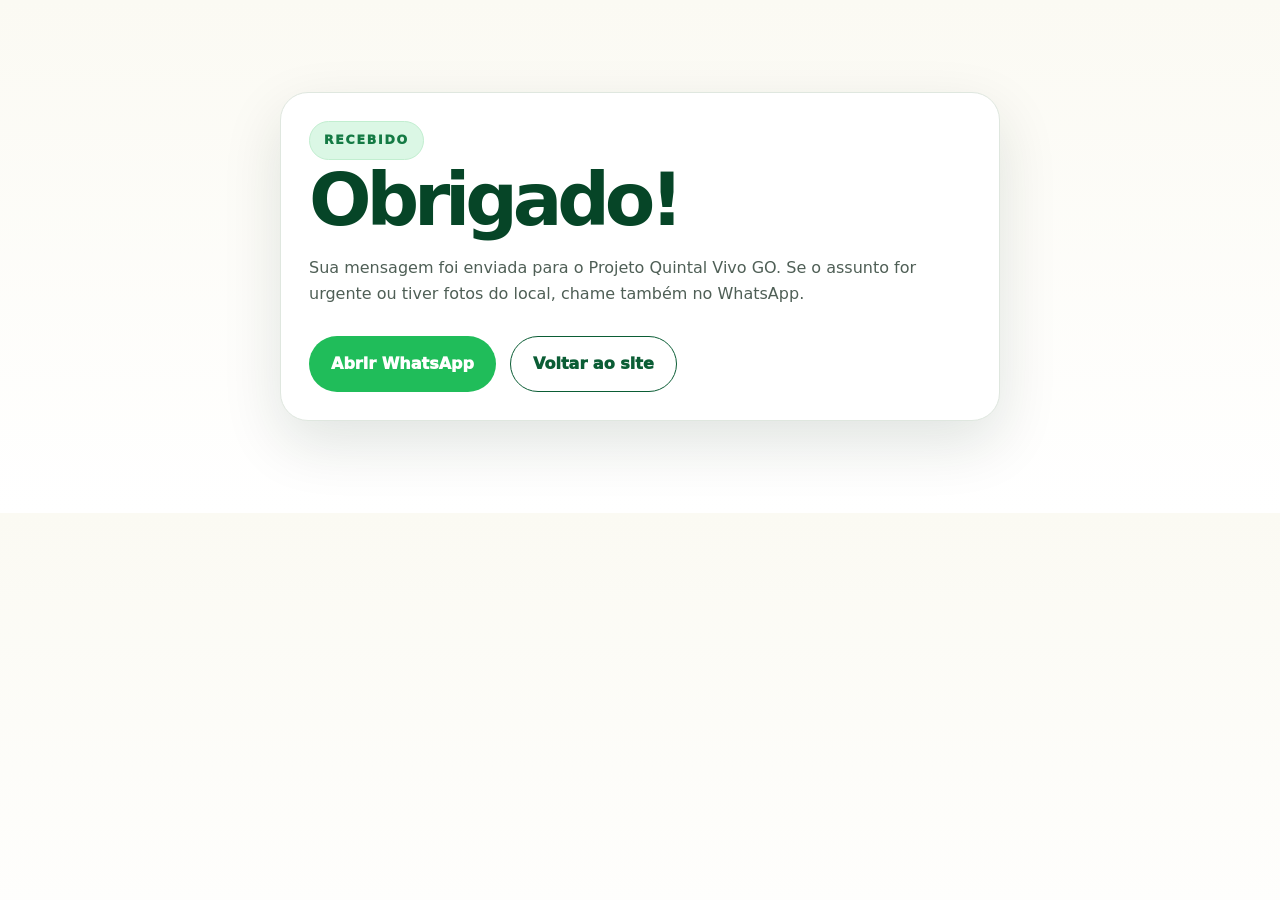
<file: obrigado.html>
<!doctype html>
<html lang="pt-BR">
<head>
  <meta charset="utf-8">
  <meta name="viewport" content="width=device-width, initial-scale=1">
  <title>Mensagem enviada | Quintal Vivo GO</title>
  <link rel="icon" href="/assets/icons/favicon-32.png?v=1.3.2.1" type="image/png">
  <link rel="stylesheet" href="/assets/css/style.css">
</head>
<body>
  <main class="section">
    <div class="container card" style="max-width:720px">
      <span class="eyebrow">Recebido</span>
      <h1 style="font-size:clamp(2.4rem,7vw,4.6rem);color:var(--green-900)">Obrigado!</h1>
      <p>Sua mensagem foi enviada para o Projeto Quintal Vivo GO. Se o assunto for urgente ou tiver fotos do local, chame também no WhatsApp.</p>
      <div class="hero-actions">
        <a class="btn btn-whatsapp" href="/whatsapp">Abrir WhatsApp</a>
        <a class="btn btn-outline" href="/">Voltar ao site</a>
      </div>
    </div>
  </main>
</body>
</html>
</file>
<file: assets/css/style.css>
:root{
  --green-950:#042b19;
  --green-900:#064527;
  --green-800:#0b5d35;
  --green-700:#147a44;
  --green-600:#1d9a55;
  --green-500:#23b765;
  --green-100:#e8f7ed;
  --green-50:#f3fbf5;
  --sand:#f4eddc;
  --cream:#fbfaf3;
  --warning:#f2c94c;
  --danger:#c9432b;
  --ink:#111827;
  --muted:#6b7280;
  --line:#dfe7df;
  --card:#ffffff;
  --shadow:0 22px 60px rgba(4,43,25,.12);
  --radius:28px;
  --font-scale:1;
}
*{box-sizing:border-box}html{scroll-behavior:smooth;font-size:calc(16px * var(--font-scale))}body{margin:0;font-family:Inter,system-ui,-apple-system,Segoe UI,Roboto,Arial,sans-serif;color:var(--ink);background:linear-gradient(180deg,var(--cream),#fff);line-height:1.65}a{color:inherit}img{max-width:100%;display:block}.container{width:min(1180px,calc(100% - 32px));margin-inline:auto}.skip-link{position:absolute;left:-999px;top:auto}.skip-link:focus{left:16px;top:16px;background:#fff;padding:12px 16px;border-radius:12px;z-index:9999}.hidden{display:none!important}
.topbar{position:sticky;top:0;z-index:99;display:flex;align-items:center;justify-content:space-between;gap:18px;padding:14px max(16px,calc((100vw - 1180px)/2));background:rgba(4,43,25,.92);backdrop-filter:blur(18px);border-bottom:1px solid rgba(255,255,255,.12)}.brand{display:flex;align-items:center;gap:12px;color:#fff;text-decoration:none}.brand img{border-radius:15px;box-shadow:0 8px 20px rgba(0,0,0,.2)}.brand strong{display:block;font-size:1.15rem;line-height:1}.brand small{display:block;color:#bee9c9;font-size:.75rem;margin-top:5px}.nav{display:flex;align-items:center;gap:4px}.nav a{color:#e9fff0;text-decoration:none;font-weight:750;font-size:.94rem;padding:10px 12px;border-radius:999px}.nav a:hover,.nav a.active{background:rgba(255,255,255,.13)}.nav-pill{border:1px solid rgba(255,255,255,.28)}.nav-toggle{display:none;background:rgba(255,255,255,.10);border:1px solid rgba(255,255,255,.22);color:#fff;border-radius:12px;font-size:1.5rem;padding:7px 12px}.reader-tools{position:fixed;right:16px;bottom:92px;z-index:98;display:flex;flex-direction:column;gap:8px}.reader-tools button{border:1px solid var(--line);background:var(--card);box-shadow:var(--shadow);border-radius:999px;padding:9px 12px;font-weight:850;color:var(--green-900)}
.hero{position:relative;min-height:700px;display:grid;align-items:center;color:#fff;background:linear-gradient(135deg,#06371f,#0a5c35 50%,#062916)}.hero:before{content:"";position:absolute;inset:0;background:radial-gradient(circle at 15% 10%,rgba(35,183,101,.30),transparent 35%),radial-gradient(circle at 80% 20%,rgba(242,201,76,.18),transparent 30%),linear-gradient(180deg,rgba(4,43,25,.05),rgba(4,43,25,.78));}.hero:after{content:"";position:absolute;inset:auto 0 0 0;height:190px;background:linear-gradient(0deg,var(--cream),transparent)}.hero-grid{position:relative;z-index:1;display:grid;grid-template-columns:1.15fr .85fr;gap:42px;align-items:center;padding:88px 0 130px}.eyebrow{display:inline-flex;align-items:center;gap:8px;text-transform:uppercase;letter-spacing:.14em;font-size:.78rem;font-weight:950;color:var(--green-700);background:#dbf7e5;border:1px solid #c2eed0;border-radius:999px;padding:8px 14px}.hero .eyebrow{color:#fff;background:rgba(35,183,101,.28);border-color:rgba(255,255,255,.18)}h1,h2,h3{line-height:1.08;margin:0 0 16px}h1{font-size:clamp(3rem,8vw,6.8rem);letter-spacing:-.07em}h2{font-size:clamp(2.05rem,4.7vw,4.2rem);letter-spacing:-.055em}h3{font-size:1.35rem;letter-spacing:-.025em}.hero-lead{font-size:clamp(1.2rem,2.4vw,1.9rem);font-weight:800;max-width:760px}.hero-actions,.contact-actions,.map-actions{display:flex;flex-wrap:wrap;gap:14px;margin-top:28px}.btn{display:inline-flex;align-items:center;justify-content:center;gap:10px;text-decoration:none;border:0;border-radius:999px;padding:14px 22px;font-weight:950;cursor:pointer;transition:.2s ease}.btn-primary{background:linear-gradient(135deg,var(--green-500),var(--green-700));color:white;box-shadow:0 16px 38px rgba(29,154,85,.26)}.btn-primary:hover{transform:translateY(-1px)}.btn-outline{background:transparent;border:1px solid currentColor;color:var(--green-800)}.hero .btn-outline{color:#fff}.btn-whatsapp{background:#20bd5a;color:#fff}.btn.full{width:100%}.microcopy{color:#ccebd6}.hero-card{background:rgba(255,255,255,.12);border:1px solid rgba(255,255,255,.22);border-radius:var(--radius);padding:18px;box-shadow:0 30px 80px rgba(0,0,0,.22);backdrop-filter:blur(18px)}.hero-card img{border-radius:22px;background:#fff;margin-bottom:18px}.hero-card strong{display:block;font-size:1.25rem}.hero-card span{color:#d8f6df}
.section{padding:92px 0}.section-heading{max-width:850px;margin-bottom:38px}.section-heading.center{text-align:center;margin-inline:auto}.section-heading p,.hero-card span,.source-card p,.tour-card p,.card p,.risk-card p{color:var(--muted)}.dark-section{background:linear-gradient(180deg,var(--green-950),#073f25);color:#fff}.dark-section .section-heading p,.dark-section .risk-card p{color:#d6eadc}.light .eyebrow{background:rgba(255,255,255,.12);border-color:rgba(255,255,255,.18);color:#bdf2c8}.cards{display:grid;gap:22px}.cards.three{grid-template-columns:repeat(3,1fr)}.card{background:var(--card);border:1px solid var(--line);border-radius:var(--radius);padding:28px;box-shadow:var(--shadow)}.icon-badge{display:grid;place-items:center;width:54px;height:54px;background:var(--green-100);border-radius:18px;font-size:1.5rem;margin-bottom:18px}.split-grid{display:grid;grid-template-columns:1fr 1fr;gap:42px;align-items:center}.reverse{direction:rtl}.reverse>*{direction:ltr}.info-list{display:grid;gap:12px;margin:24px 0}.info-list div{background:#fff;border:1px solid var(--line);border-radius:18px;padding:14px 16px}.info-list strong{color:var(--green-700);margin-right:8px}.form-card{display:grid;gap:15px}.form-card h3{margin-bottom:2px}.form-card label{display:grid;gap:7px;font-weight:800;color:#25323b}.form-card input,.form-card textarea,.form-card select,.library-search input{width:100%;border:1px solid var(--line);border-radius:18px;background:#fff;padding:15px 16px;font:inherit;color:var(--ink)}.form-card input:focus,.form-card textarea:focus,.form-card select:focus,.library-search input:focus{outline:3px solid rgba(35,183,101,.18);border-color:var(--green-500)}.form-note,.library-note{font-size:.9rem;color:var(--muted)}.alert-section{background:linear-gradient(180deg,#fff,var(--green-50))}.risk-grid{display:grid;grid-template-columns:repeat(4,1fr);gap:22px}.risk-card{background:#fff;color:var(--ink);border-radius:var(--radius);padding:22px;box-shadow:0 18px 50px rgba(0,0,0,.14)}.risk-card img{height:170px;width:100%;object-fit:cover;border-radius:22px;background:#e9faf0;margin-bottom:18px}.risk-card a,.source-card a,.tour-card a,.video-card a{font-weight:950;color:var(--green-700);text-decoration:none}.pets-section{background:linear-gradient(180deg,#fff,#f7fbf3)}.pet-panel{background:linear-gradient(135deg,#dff7e8,#fff4cf);border-radius:var(--radius);padding:30px;box-shadow:var(--shadow)}.pet-panel img{margin:auto;max-height:380px}.mini-cards{display:grid;grid-template-columns:repeat(3,1fr);gap:14px;margin:25px 0}.mini-cards div{background:#fff;border:1px solid var(--line);border-radius:20px;padding:16px}.mini-cards strong{display:block;color:var(--green-800)}.mini-cards span{color:var(--muted);font-size:.94rem}.parauna{background:var(--sand)}.tourism-grid{display:grid;grid-template-columns:repeat(4,1fr);gap:18px}.tour-card{background:#fff;border:1px solid rgba(11,93,53,.13);border-radius:24px;padding:22px;box-shadow:0 16px 42px rgba(4,43,25,.08)}.tour-card.featured{grid-column:span 2;grid-row:span 2;display:grid;grid-template-columns:.85fr 1fr;gap:20px;align-items:center}.tour-card.featured img{border-radius:22px;background:#eff8e9}.biblioteca{background:linear-gradient(180deg,#fff,#f6fbf4)}.library-head{display:grid;grid-template-columns:1.25fr .75fr;gap:30px;align-items:end;margin-bottom:20px}.library-search label{font-weight:900;color:var(--green-900);display:block;margin-bottom:8px}.filter-row{display:flex;flex-wrap:wrap;gap:10px;margin:22px 0 30px}.filter{border:1px solid var(--line);background:#fff;border-radius:999px;padding:10px 15px;font-weight:900;color:var(--green-900);cursor:pointer}.filter.active,.filter:hover{background:var(--green-800);color:#fff}.book-grid{display:grid;grid-template-columns:repeat(3,1fr);gap:18px}.book-card{display:grid;grid-template-columns:126px 1fr;gap:18px;background:#fff;border:1px solid var(--line);border-radius:24px;padding:16px;box-shadow:0 12px 35px rgba(4,43,25,.08)}.book-cover{min-height:170px;border-radius:16px;padding:14px;display:flex;flex-direction:column;justify-content:space-between;color:#fff;background:linear-gradient(145deg,var(--cover-a,#0b5d35),var(--cover-b,#23b765));box-shadow:inset 0 0 0 1px rgba(255,255,255,.20)}.book-cover strong{font-size:1.02rem;line-height:1.1;text-transform:uppercase;letter-spacing:.02em}.book-cover span{font-size:.78rem;font-weight:900;opacity:.85}.book-meta{display:flex;flex-wrap:wrap;gap:6px;margin:7px 0}.tag{display:inline-flex;border-radius:999px;padding:4px 8px;background:var(--green-100);color:var(--green-800);font-size:.72rem;font-weight:950}.book-card h3{font-size:1.08rem;margin-bottom:6px}.book-card p{font-size:.92rem;margin:0 0 10px;color:var(--muted)}.book-card a{font-weight:950;color:var(--green-700);text-decoration:none}.video-card span{display:grid;place-items:center;width:52px;height:52px;border-radius:17px;background:#ecfdf3;color:var(--green-800);font-size:1.5rem;margin-bottom:16px}.source-grid{display:grid;grid-template-columns:repeat(3,1fr);gap:18px}.source-card{background:#fff;border:1px solid var(--line);border-radius:24px;padding:24px;box-shadow:var(--shadow)}.contact{background:linear-gradient(135deg,#f8fbf3,#fff)}.whatsapp-float{position:fixed;right:18px;bottom:20px;z-index:100;width:62px;height:62px;border-radius:50%;display:grid;place-items:center;text-decoration:none;color:#fff;background:#1fc760;font-size:1.6rem;font-weight:900;box-shadow:0 18px 40px rgba(31,199,96,.35)}.footer{background:var(--green-950);color:#fff;padding:32px 0}.footer-grid{display:flex;justify-content:space-between;gap:20px;align-items:center}.footer a{color:#d5f7dd;text-decoration:none;margin-left:16px;font-weight:850}.copy{text-align:center;color:#bad7c2;margin:18px 0 0;font-size:.9rem}
body.dark{--cream:#071f14;--card:#0d2f1e;--ink:#edfdf2;--muted:#b8cfc0;--line:#1c4d32;--green-50:#082617;--green-100:#0c3d27;--sand:#102b1e;background:#071f14}body.dark .topbar{background:rgba(3,23,13,.94)}body.dark .card,body.dark .form-card,body.dark .info-list div,body.dark .risk-card,body.dark .tour-card,body.dark .source-card,body.dark .book-card,body.dark .mini-cards div{background:#0d2f1e;color:#edfdf2}body.dark .form-card input,body.dark .form-card textarea,body.dark .form-card select,body.dark .library-search input{background:#071f14;color:#fff;border-color:#245c3c}body.dark .btn-outline{color:#d5f7dd}body.dark .section:not(.dark-section){background:#071f14}.no-results{grid-column:1/-1;background:#fff;border:1px dashed var(--line);border-radius:24px;padding:28px;text-align:center;color:var(--muted)}body.dark .no-results{background:#0d2f1e}
@media (max-width:980px){.nav{position:absolute;top:74px;left:16px;right:16px;display:none;flex-direction:column;align-items:stretch;background:var(--green-950);border:1px solid rgba(255,255,255,.15);border-radius:22px;padding:12px}.nav.open{display:flex}.nav-toggle{display:block}.hero-grid,.split-grid,.library-head{grid-template-columns:1fr}.cards.three,.risk-grid,.source-grid,.book-grid{grid-template-columns:1fr 1fr}.tourism-grid{grid-template-columns:1fr 1fr}.tour-card.featured{grid-column:span 2;grid-template-columns:1fr}.hero{min-height:auto}.hero-grid{padding:70px 0 120px}.reader-tools{right:12px;bottom:88px}.mini-cards{grid-template-columns:1fr}.book-card{grid-template-columns:110px 1fr}.source-grid{grid-template-columns:1fr 1fr}}
@media (max-width:620px){.container{width:min(100% - 26px,1180px)}.topbar{padding:10px 12px}.brand strong{font-size:1.05rem}.brand small{display:none}.hero-grid{padding:46px 0 95px}.hero-card{display:none}.hero-lead{font-size:1.18rem}.section{padding:64px 0}.cards.three,.risk-grid,.source-grid,.book-grid,.tourism-grid{grid-template-columns:1fr}.tour-card.featured{grid-column:auto}.book-card{grid-template-columns:98px 1fr;padding:12px}.book-cover{min-height:150px;padding:10px}.book-cover strong{font-size:.88rem}.footer-grid{display:grid}.footer a{display:inline-block;margin:0 12px 8px 0}.reader-tools{left:12px;right:auto;bottom:88px}.reader-tools button{font-size:.85rem;padding:8px 10px}}


/* v1.3.1 — identidade real, ícones profissionais e biblioteca com capas reais */
.brand img{object-fit:cover;background:#fff;border-radius:12px}
.brand strong{letter-spacing:-.02em}
.hero-card img{width:100%;aspect-ratio:1/1;object-fit:contain;background:#fff;padding:14px}
.icon-badge{font-size:1.35rem;color:var(--green-800)}
.icon-badge i{line-height:1}

.risk-card-pro{display:flex;flex-direction:column;gap:12px}
.risk-card-pro h3{margin-top:4px}
.risk-icon{width:70px;height:70px;border-radius:22px;display:grid;place-items:center;font-size:2rem;color:#fff;box-shadow:0 16px 32px rgba(4,43,25,.13)}
.risk-icon.blue{background:linear-gradient(135deg,#0ea5e9,#155e75)}
.risk-icon.brown{background:linear-gradient(135deg,#92400e,#451a03)}
.risk-icon.amber{background:linear-gradient(135deg,#f59e0b,#7c2d12)}
.risk-icon.green{background:linear-gradient(135deg,#22c55e,#0b5d35)}

.pet-warning{display:grid;gap:18px;background:linear-gradient(135deg,#fff7d6,#e1faec)!important}
.pet-warning-icon{width:82px;height:82px;border-radius:26px;display:grid;place-items:center;color:#fff;background:linear-gradient(135deg,#23b765,#0b5d35);font-size:2.2rem}
.pet-callout{font-weight:950;color:var(--green-900);font-size:1.15rem;background:#fff;border:1px solid rgba(11,93,53,.14);border-radius:20px;padding:16px}

.history-card img{max-height:260px;object-fit:contain;background:#fff;padding:16px}
.tour-card i{display:inline-grid;place-items:center;width:44px;height:44px;border-radius:16px;background:#dbf7e5;color:var(--green-800);font-size:1.4rem;margin-bottom:12px}
.library-actions{display:flex;gap:12px;flex-wrap:wrap;margin-top:18px}
.library-actions .btn{padding:11px 16px}

.book-grid{grid-template-columns:repeat(2,1fr)}
.book-card{grid-template-columns:150px 1fr;align-items:start}
.book-cover{position:relative;min-height:230px;border-radius:18px;overflow:hidden;background:#f8fbf3;color:var(--green-900);border:1px solid rgba(11,93,53,.16);box-shadow:none;padding:0}
.real-cover{display:grid;place-items:center;background:linear-gradient(135deg,#f7fbf3,#fff)}
.real-cover img{position:absolute;inset:0;width:100%;height:100%;object-fit:cover;opacity:0;transition:.25s ease;background:#fff}
.real-cover img.loaded{opacity:1}
.real-cover .cover-loading{position:absolute;inset:auto 10px 10px 10px;background:rgba(255,255,255,.92);border:1px solid rgba(11,93,53,.14);border-radius:12px;padding:8px;font-weight:900;font-size:.78rem;text-align:center;color:var(--green-900)}
.real-cover.loaded .cover-loading{display:none}
.real-cover.no-cover{background:repeating-linear-gradient(135deg,#f8fbf3,#f8fbf3 10px,#e9f7ee 10px,#e9f7ee 20px)}
.official-cover{display:flex;flex-direction:column;justify-content:space-between;padding:16px;background:linear-gradient(145deg,#f8fbf3,#dff7e8);color:var(--green-900)}
.official-cover i{font-size:2.5rem;color:var(--green-700)}
.official-cover strong{font-size:1rem;text-transform:none;letter-spacing:0}
.official-cover span{color:var(--green-800);font-weight:800;line-height:1.25}
.book-info h3{font-size:1.22rem}
.book-actions{display:flex;gap:10px;flex-wrap:wrap;margin-top:10px}
.book-actions a{display:inline-flex;align-items:center;border-radius:999px;padding:8px 10px;background:#ecfdf3}
.book-actions .secondary-link{background:#f6fbf4;color:var(--green-900)}

.video-card span i{font-size:1.5rem}
.whatsapp-float i{font-size:1.55rem}

body.dark .pet-warning{background:linear-gradient(135deg,#102b1e,#153922)!important}
body.dark .pet-callout, body.dark .real-cover .cover-loading{background:#071f14;color:#edfdf2;border-color:#245c3c}
body.dark .official-cover{background:linear-gradient(145deg,#102b1e,#0d2f1e);color:#edfdf2}
body.dark .official-cover span{color:#b8cfc0}
body.dark .book-actions a{background:#103c28}

@media (max-width:980px){
  .book-grid{grid-template-columns:1fr}
  .book-card{grid-template-columns:140px 1fr}
}
@media (max-width:620px){
  .book-card{grid-template-columns:112px 1fr}
  .book-cover{min-height:174px}
  .hero-card img{padding:8px}
  .pet-warning-icon,.risk-icon{width:58px;height:58px;border-radius:18px;font-size:1.65rem}
}


/* v1.3.2 — contraste, dados reais e acervo ampliado */
:root{
  --muted:#4f5f56;
  --link:#0f8a4b;
}
body.dark{
  --muted:#d2e7d8;
  --ink:#f3fff7;
  --line:#33724a;
}
.form-card label,
.library-search label{color:var(--ink);opacity:1}
body.dark .form-card label,
body.dark .library-search label{color:#ecfff2}
.form-card input::placeholder,
.form-card textarea::placeholder,
.library-search input::placeholder{color:#7f8b84;opacity:1}
body.dark .form-card input::placeholder,
body.dark .form-card textarea::placeholder,
body.dark .library-search input::placeholder{color:#b6c9bd;opacity:1}
.form-note,.library-note,.book-card p,.card p,.tour-card p,.source-card p,.risk-card p,.section-heading p{color:var(--muted)}
body.dark .form-note,body.dark .library-note,body.dark .book-card p,body.dark .card p,body.dark .tour-card p,body.dark .source-card p,body.dark .risk-card p,body.dark .section-heading p{color:#d2e7d8}
a:not(.btn):not(.brand):not(.nav a):not(.whatsapp-float){color:var(--link)}
body.dark a:not(.btn):not(.brand):not(.nav a):not(.whatsapp-float){color:#5ee18f}

.data-section{background:linear-gradient(180deg,#f7fbf3,#fff)}
body.dark .data-section{background:#071f14}
.stats-grid{display:grid;grid-template-columns:repeat(5,1fr);gap:18px}
.stat-card{background:var(--card);border:1px solid var(--line);border-radius:24px;padding:22px;box-shadow:0 16px 42px rgba(4,43,25,.09)}
.stat-top{display:flex;align-items:flex-start;justify-content:space-between;gap:16px;margin-bottom:12px}
.stat-top span{display:inline-flex;border-radius:999px;padding:7px 10px;background:var(--green-100);color:var(--green-800);font-size:.76rem;font-weight:950;text-transform:uppercase;letter-spacing:.08em}
.stat-top strong{font-size:2.1rem;line-height:1;color:var(--green-700);letter-spacing:-.06em}
.bar-track{height:13px;background:#d9eadf;border-radius:999px;overflow:hidden;margin:10px 0 18px;border:1px solid rgba(11,93,53,.12)}
.bar-track span{display:block;height:100%;border-radius:inherit;background:linear-gradient(90deg,var(--green-500),var(--green-700))}
.stat-card h3{font-size:1.12rem;margin-bottom:8px}
.stat-card p{font-size:.93rem;color:var(--muted)}
.stat-card a{font-weight:950;text-decoration:none}
.data-note{margin-top:22px;color:var(--muted);font-size:.95rem;text-align:center}
body.dark .stat-card{background:#0d2f1e;color:#edfdf2}
body.dark .bar-track{background:#123e28;border-color:#2f7148}
body.dark .stat-top span{background:#103c28;color:#b8f6c8}
body.dark .stat-top strong{color:#5ee18f}

.filter[data-filter="mentalidade"]{border-color:#b7e6c6}
.filter[data-filter="mentalidade"].active{background:linear-gradient(135deg,#0b5d35,#23b765)}
.pet-warning p,.pet-warning .pet-callout{color:var(--ink)}
body.dark .pet-warning p, body.dark .pet-warning .pet-callout{color:#ecfff2}

@media (max-width:1120px){.stats-grid{grid-template-columns:repeat(2,1fr)}}
@media (max-width:620px){.stats-grid{grid-template-columns:1fr}.stat-card{padding:18px}.stat-top strong{font-size:1.8rem}}
</file>
